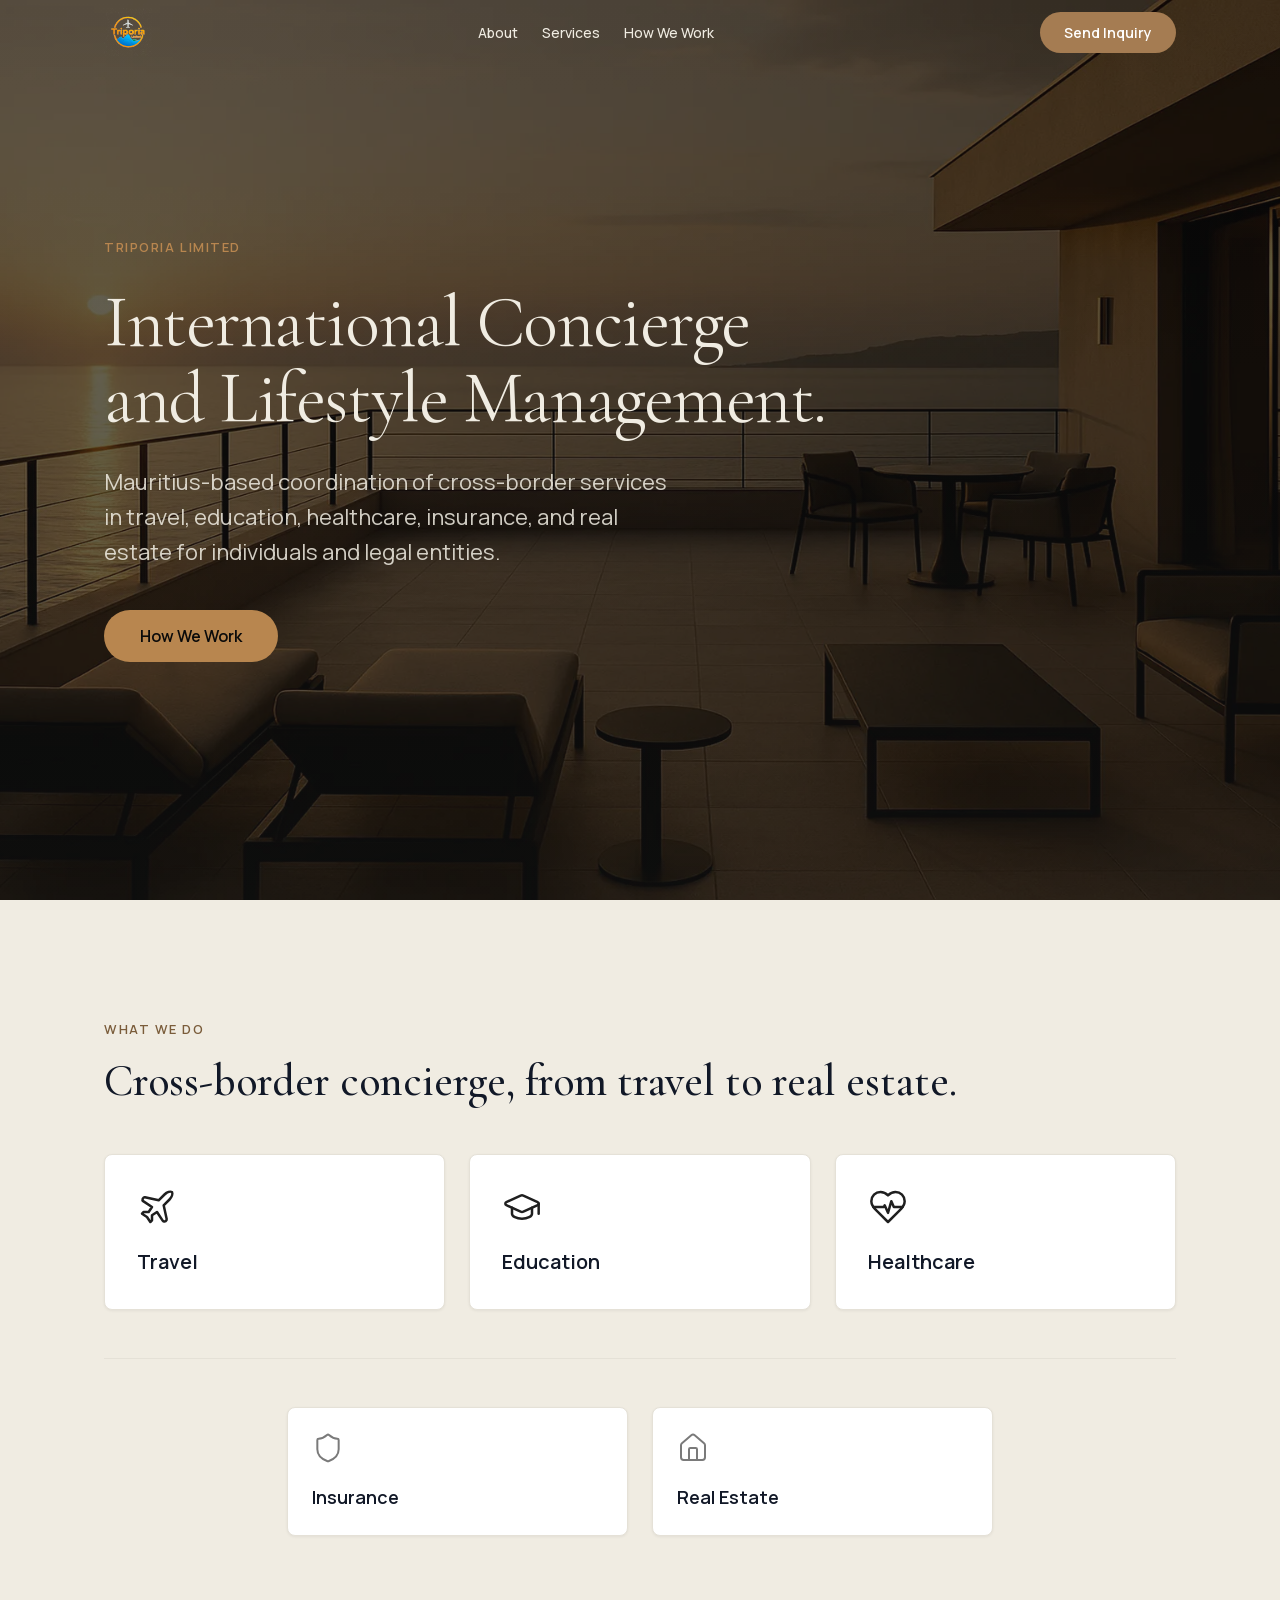
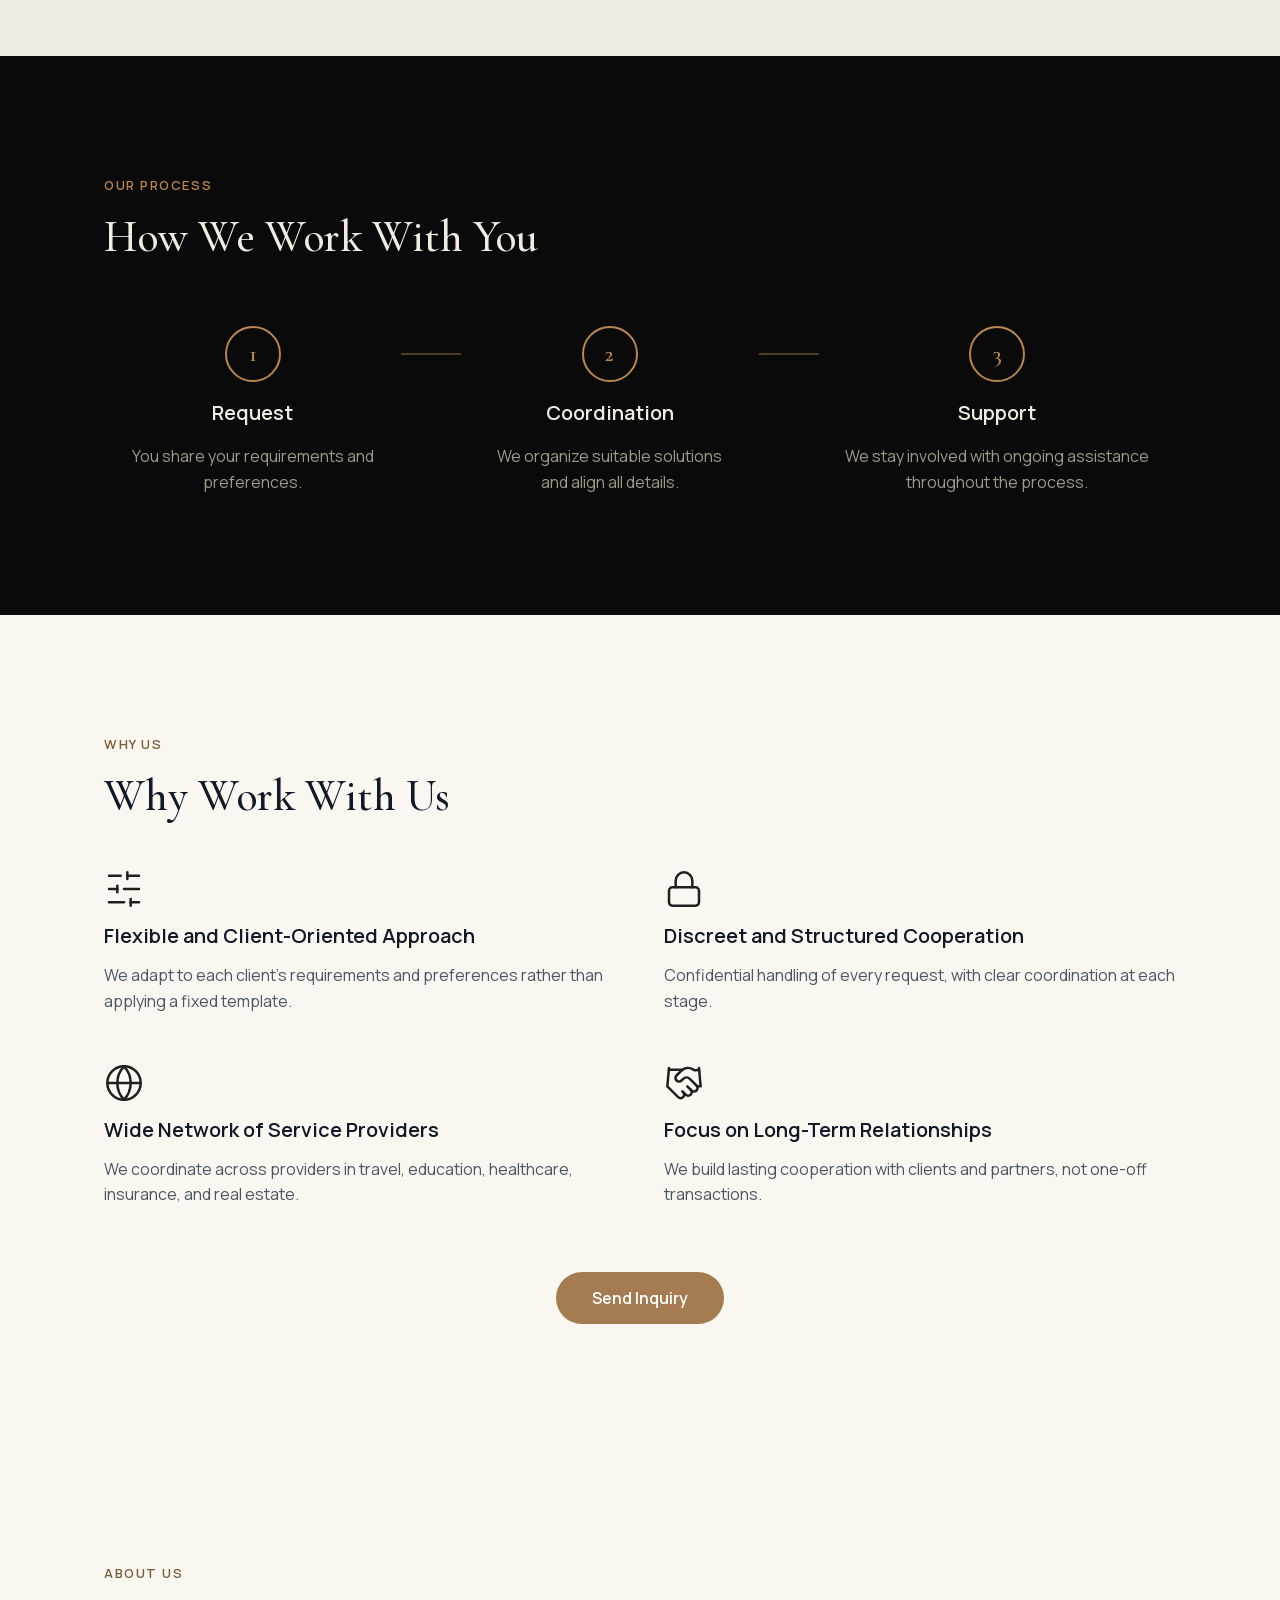
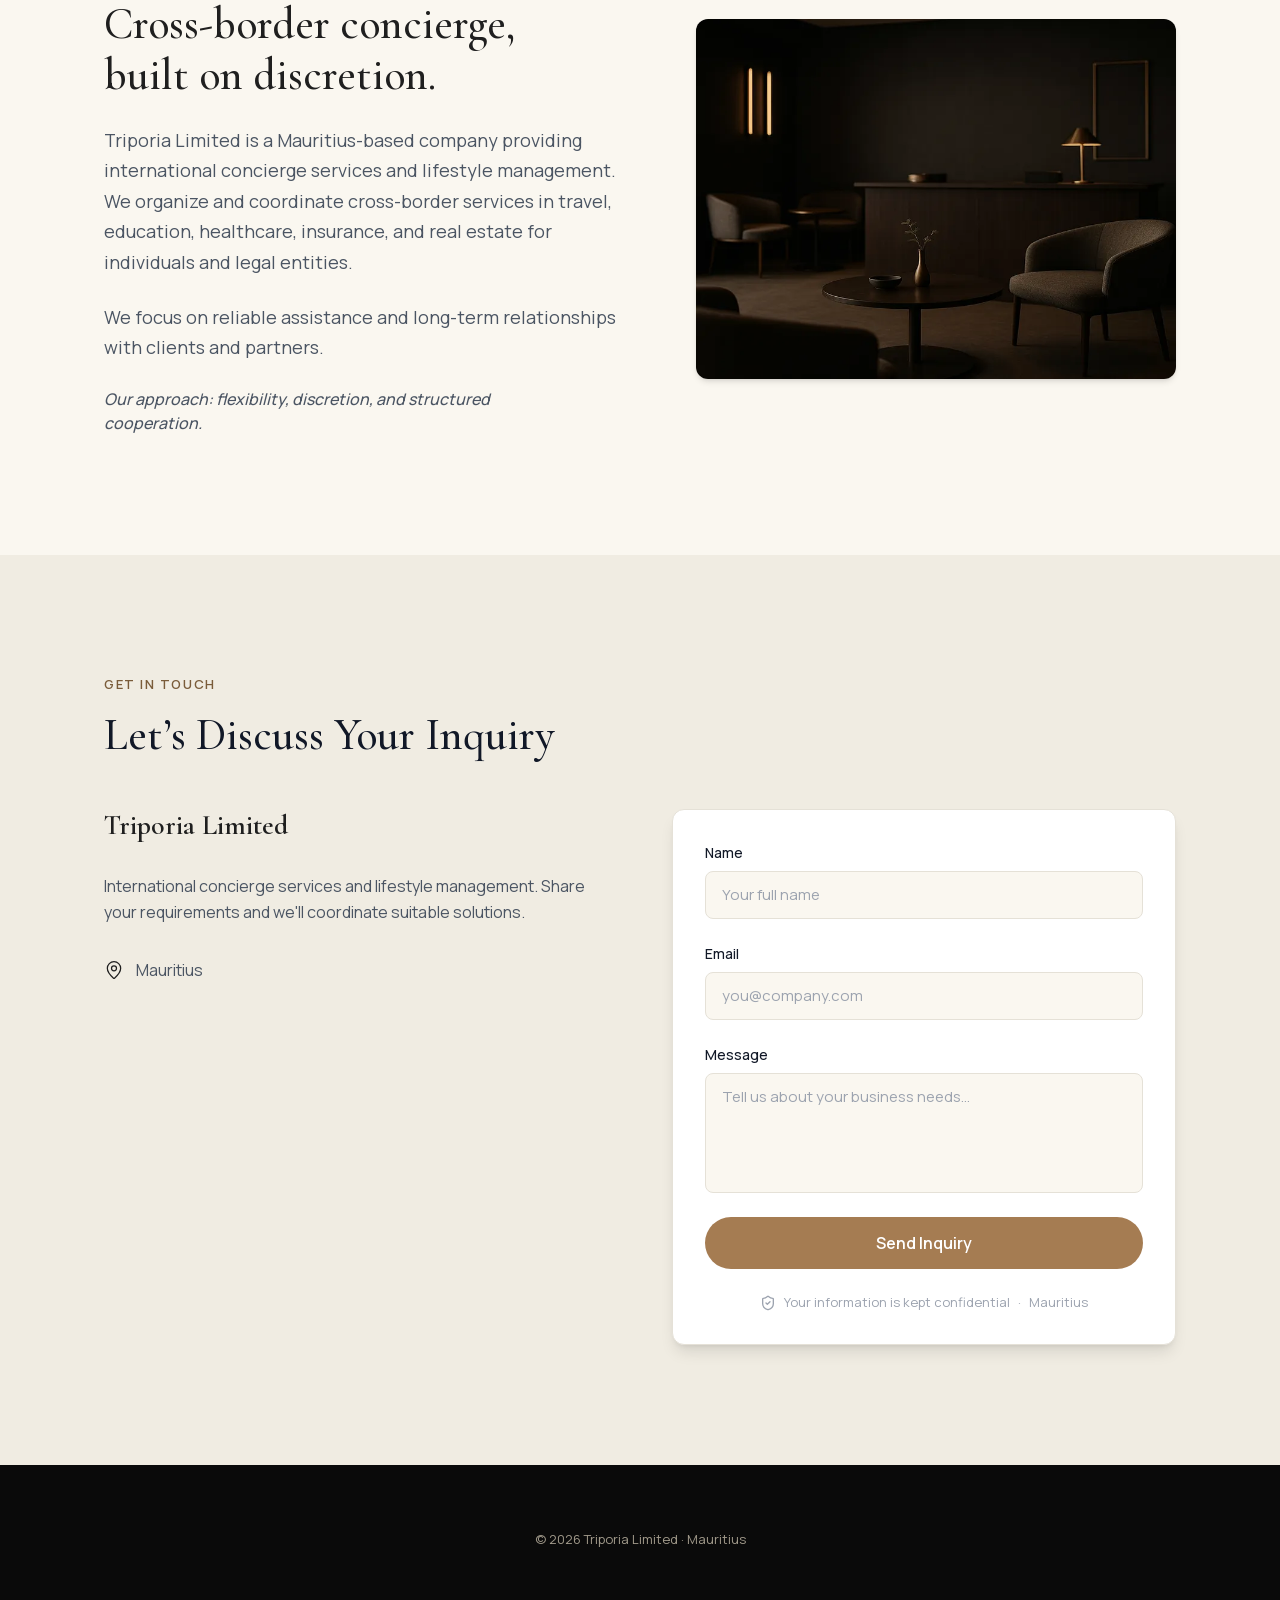
<file: index.html>
<!DOCTYPE html><!--L8Dn_StwdZGXIYddySNDT--><html lang="en" class="__variable_75f1fe __variable_937c06"><head><meta charSet="utf-8"/><meta name="viewport" content="width=device-width, initial-scale=1"/><link rel="preload" href="/_next/static/media/4c9affa5bc8f420e-s.p.woff2" as="font" crossorigin="" type="font/woff2"/><link rel="preload" href="/_next/static/media/7b89a4fd5e90ede0-s.p.woff2" as="font" crossorigin="" type="font/woff2"/><link rel="preload" as="image" href="/logo.png"/><link rel="stylesheet" href="/_next/static/css/b60aceda7775e204.css" data-precedence="next"/><link rel="preload" as="script" fetchPriority="low" href="/_next/static/chunks/webpack-0ca44b2e39c7d91c.js"/><script src="/_next/static/chunks/4bd1b696-c023c6e3521b1417.js" async=""></script><script src="/_next/static/chunks/255-aaafc19c72668c72.js" async=""></script><script src="/_next/static/chunks/main-app-9f46b55a23344b33.js" async=""></script><script src="/_next/static/chunks/997-c5f59d3f4a9f9a53.js" async=""></script><script src="/_next/static/chunks/app/page-64a662efdbcdf109.js" async=""></script><meta name="next-size-adjust" content=""/><meta name="theme-color" content="#0a0a0a"/><title>Triporia — International Concierge and Lifestyle Management</title><meta name="description" content="Mauritius-based coordination of cross-border services in travel, education, healthcare, insurance, and real estate for individuals and legal entities."/><link rel="canonical" href="https://triporia.mu"/><meta property="og:title" content="Triporia — International Concierge and Lifestyle Management"/><meta property="og:description" content="Mauritius-based coordination of cross-border services in travel, education, healthcare, insurance, and real estate for individuals and legal entities."/><meta property="og:url" content="https://triporia.mu"/><meta property="og:image" content="https://triporia.mu/og.jpg"/><meta property="og:type" content="website"/><meta name="twitter:card" content="summary_large_image"/><meta name="twitter:title" content="Triporia — International Concierge and Lifestyle Management"/><meta name="twitter:description" content="Mauritius-based coordination of cross-border services in travel, education, healthcare, insurance, and real estate for individuals and legal entities."/><meta name="twitter:image" content="https://triporia.mu/og.jpg"/><link rel="icon" href="/favicon.png"/><script src="/_next/static/chunks/polyfills-42372ed130431b0a.js" noModule=""></script></head><body class="font-body antialiased"><div hidden=""><!--$--><!--/$--></div><header class="fixed top-0 left-0 z-50 w-full transition-all duration-200 ease-out bg-transparent"><nav class="mx-auto flex h-16 max-w-[1200px] items-center justify-between px-5 md:px-16"><a class="flex items-center" aria-label="Triporia" href="/"><img alt="Triporia" width="400" height="300" decoding="async" data-nimg="1" class="h-10 w-auto md:h-12" style="color:transparent" src="/logo.png"/></a><div class="hidden items-center gap-6 md:flex"><a class="font-body text-[14px] font-medium text-ink-light transition-colors hover:text-navy-400" href="#about">About</a><a class="font-body text-[14px] font-medium text-ink-light transition-colors hover:text-navy-400" href="#services">Services</a><a class="font-body text-[14px] font-medium text-ink-light transition-colors hover:text-navy-400" href="#how-we-work">How We Work</a></div><div class="flex items-center gap-4"><a class="hidden rounded-full bg-cta px-6 py-2.5 font-body text-[14px] font-semibold text-white transition-all hover:scale-[1.02] hover:bg-cta-hover md:inline-flex" href="#contacts">Send Inquiry</a><button class="-mr-3 rounded-lg p-3 text-ink-light transition-colors active:bg-white/5 md:hidden" aria-label="Open menu" aria-expanded="false" aria-controls="mobile-menu"><svg xmlns="http://www.w3.org/2000/svg" width="24" height="24" viewBox="0 0 24 24" fill="none" stroke="currentColor" stroke-width="2" stroke-linecap="round" stroke-linejoin="round" class="lucide lucide-menu" aria-hidden="true"><path d="M4 12h16"></path><path d="M4 18h16"></path><path d="M4 6h16"></path></svg></button></div></nav><div id="mobile-menu" aria-hidden="true" class="overflow-hidden bg-navy-950/95 backdrop-blur-[12px] transition-[max-height,opacity] duration-200 ease-out motion-reduce:transition-none md:hidden max-h-0 opacity-0"><div class="flex flex-col gap-1 px-5 pb-10 pt-2"><a tabindex="-1" class="-mx-2 block rounded-lg px-2 py-3 font-body text-[16px] font-medium text-ink-light transition-colors active:bg-white/5" href="#about">About</a><a tabindex="-1" class="-mx-2 block rounded-lg px-2 py-3 font-body text-[16px] font-medium text-ink-light transition-colors active:bg-white/5" href="#services">Services</a><a tabindex="-1" class="-mx-2 block rounded-lg px-2 py-3 font-body text-[16px] font-medium text-ink-light transition-colors active:bg-white/5" href="#how-we-work">How We Work</a><a tabindex="-1" class="mt-3 flex h-[52px] w-full items-center justify-center rounded-full bg-gold-500 font-body text-[16px] font-semibold text-navy-950 transition-all duration-250 ease-out hover:bg-gold-600 active:scale-[0.98]" href="#contacts">Send Inquiry</a></div></div></header><main><section id="hero" class="relative flex min-h-svh items-center overflow-hidden bg-navy-950 md:bg-gradient-to-b md:from-navy-950 md:to-navy-900 xl:min-h-screen"><div aria-hidden="true" class="absolute inset-0 hidden bg-cover bg-center opacity-35 md:block" style="background-image:url(&#x27;/hero.webp&#x27;)"></div><div class="relative z-10 mx-auto w-full max-w-[1200px] px-5 py-20 md:px-16 md:py-0"><div class="hero-animate flex max-w-[880px] flex-col gap-7"><p class="font-body text-[13px] font-semibold uppercase tracking-[0.12em] text-gold-500">Triporia Limited</p><h1 class="text-balance font-heading text-[clamp(1.75rem,7.5vw,2rem)] font-normal leading-[1.05] tracking-[-0.02em] text-ink-light md:text-[56px] lg:text-[72px]">International Concierge and Lifestyle Management.</h1><p class="max-w-[580px] font-body text-[18px] font-normal leading-[1.6] text-ink-light/85 md:text-[20px] lg:text-[22px]">Mauritius-based coordination of cross-border services in travel, education, healthcare, insurance, and real estate for individuals and legal entities.</p><div class="pt-3"><a class="inline-flex h-[52px] items-center justify-center rounded-full px-9 font-body text-[16px] font-semibold transition-all duration-250 ease-out bg-gold-500 text-navy-950 hover:bg-gold-600 hover:scale-[1.02]  disabled:cursor-not-allowed disabled:opacity-60" href="#how-we-work">How We Work</a></div></div></div><a aria-label="Scroll to next section" aria-hidden="false" tabindex="0" class="absolute inset-x-0 bottom-6 mx-auto w-fit text-gold-500/70 transition-opacity duration-300 hover:text-gold-500 md:hidden animate-scroll-hint" href="#services"><svg xmlns="http://www.w3.org/2000/svg" width="28" height="28" viewBox="0 0 24 24" fill="none" stroke="currentColor" stroke-width="1.5" stroke-linecap="round" stroke-linejoin="round" class="lucide lucide-chevron-down" aria-hidden="true"><path d="m6 9 6 6 6-6"></path></svg></a></section><div class="sr-hidden sr-mobile-on"><section id="services" class="scroll-mt-[48px] bg-surface-tinted"><div class="mx-auto max-w-[1200px] px-5 py-20 md:px-16 md:py-[80px] xl:py-[120px] flex flex-col gap-12 md:gap-10 xl:gap-12"><div class="flex flex-col gap-4"><p class="font-body text-[13px] font-semibold uppercase tracking-[0.12em] text-gold-700">What We Do</p><h2 class="text-balance font-heading text-[28px] font-medium leading-[1.15] md:text-[36px] lg:text-[44px] text-ink">Cross-border concierge, from travel to real estate.</h2></div><div class="grid grid-cols-1 gap-4 md:grid-cols-2 md:gap-6 lg:grid-cols-3"><div class="flex h-full flex-col gap-5 rounded-lg border border-line bg-surface-card shadow-[0_1px_3px_rgba(0,0,0,0.06)] transition-all duration-300 ease-out hover:-translate-y-1 hover:shadow-[0_4px_12px_rgba(0,0,0,0.1)] p-8"><svg xmlns="http://www.w3.org/2000/svg" width="40" height="40" viewBox="0 0 24 24" fill="none" stroke="currentColor" stroke-width="1.5" stroke-linecap="round" stroke-linejoin="round" class="lucide lucide-plane text-navy-800" aria-hidden="true"><path d="M17.8 19.2 16 11l3.5-3.5C21 6 21.5 4 21 3c-1-.5-3 0-4.5 1.5L13 8 4.8 6.2c-.5-.1-.9.1-1.1.5l-.3.5c-.2.5-.1 1 .3 1.3L9 12l-2 3H4l-1 1 3 2 2 3 1-1v-3l3-2 3.5 5.3c.3.4.8.5 1.3.3l.5-.2c.4-.3.6-.7.5-1.2z"></path></svg><div class="flex flex-col gap-3"><h3 class="font-body text-ink text-[20px] font-bold">Travel</h3></div></div><div class="flex h-full flex-col gap-5 rounded-lg border border-line bg-surface-card shadow-[0_1px_3px_rgba(0,0,0,0.06)] transition-all duration-300 ease-out hover:-translate-y-1 hover:shadow-[0_4px_12px_rgba(0,0,0,0.1)] p-8"><svg xmlns="http://www.w3.org/2000/svg" width="40" height="40" viewBox="0 0 24 24" fill="none" stroke="currentColor" stroke-width="1.5" stroke-linecap="round" stroke-linejoin="round" class="lucide lucide-graduation-cap text-navy-800" aria-hidden="true"><path d="M21.42 10.922a1 1 0 0 0-.019-1.838L12.83 5.18a2 2 0 0 0-1.66 0L2.6 9.08a1 1 0 0 0 0 1.832l8.57 3.908a2 2 0 0 0 1.66 0z"></path><path d="M22 10v6"></path><path d="M6 12.5V16a6 3 0 0 0 12 0v-3.5"></path></svg><div class="flex flex-col gap-3"><h3 class="font-body text-ink text-[20px] font-bold">Education</h3></div></div><div class="flex h-full flex-col gap-5 rounded-lg border border-line bg-surface-card shadow-[0_1px_3px_rgba(0,0,0,0.06)] transition-all duration-300 ease-out hover:-translate-y-1 hover:shadow-[0_4px_12px_rgba(0,0,0,0.1)] p-8"><svg xmlns="http://www.w3.org/2000/svg" width="40" height="40" viewBox="0 0 24 24" fill="none" stroke="currentColor" stroke-width="1.5" stroke-linecap="round" stroke-linejoin="round" class="lucide lucide-heart-pulse text-navy-800" aria-hidden="true"><path d="M19 14c1.49-1.46 3-3.21 3-5.5A5.5 5.5 0 0 0 16.5 3c-1.76 0-3 .5-4.5 2-1.5-1.5-2.74-2-4.5-2A5.5 5.5 0 0 0 2 8.5c0 2.3 1.5 4.05 3 5.5l7 7Z"></path><path d="M3.22 12H9.5l.5-1 2 4.5 2-7 1.5 3.5h5.27"></path></svg><div class="flex flex-col gap-3"><h3 class="font-body text-ink text-[20px] font-bold">Healthcare</h3></div></div></div><hr class="border-line"/><div class="flex flex-col gap-4 md:flex-row md:justify-center md:gap-6"><div class="md:w-[calc((100%-1.5rem)/2)] md:shrink-0 lg:w-[calc((100%-3rem)/3)]"><div class="flex h-full flex-col gap-5 rounded-lg border border-line bg-surface-card shadow-[0_1px_3px_rgba(0,0,0,0.06)] transition-all duration-300 ease-out hover:-translate-y-1 hover:shadow-[0_4px_12px_rgba(0,0,0,0.1)] p-6"><svg xmlns="http://www.w3.org/2000/svg" width="32" height="32" viewBox="0 0 24 24" fill="none" stroke="currentColor" stroke-width="1.5" stroke-linecap="round" stroke-linejoin="round" class="lucide lucide-shield text-navy-400" aria-hidden="true"><path d="M20 13c0 5-3.5 7.5-7.66 8.95a1 1 0 0 1-.67-.01C7.5 20.5 4 18 4 13V6a1 1 0 0 1 1-1c2 0 4.5-1.2 6.24-2.72a1.17 1.17 0 0 1 1.52 0C14.51 3.81 17 5 19 5a1 1 0 0 1 1 1z"></path></svg><div class="flex flex-col gap-3"><h3 class="font-body text-ink text-[18px] font-semibold">Insurance</h3></div></div></div><div class="md:w-[calc((100%-1.5rem)/2)] md:shrink-0 lg:w-[calc((100%-3rem)/3)]"><div class="flex h-full flex-col gap-5 rounded-lg border border-line bg-surface-card shadow-[0_1px_3px_rgba(0,0,0,0.06)] transition-all duration-300 ease-out hover:-translate-y-1 hover:shadow-[0_4px_12px_rgba(0,0,0,0.1)] p-6"><svg xmlns="http://www.w3.org/2000/svg" width="32" height="32" viewBox="0 0 24 24" fill="none" stroke="currentColor" stroke-width="1.5" stroke-linecap="round" stroke-linejoin="round" class="lucide lucide-house text-navy-400" aria-hidden="true"><path d="M15 21v-8a1 1 0 0 0-1-1h-4a1 1 0 0 0-1 1v8"></path><path d="M3 10a2 2 0 0 1 .709-1.528l7-5.999a2 2 0 0 1 2.582 0l7 5.999A2 2 0 0 1 21 10v9a2 2 0 0 1-2 2H5a2 2 0 0 1-2-2z"></path></svg><div class="flex flex-col gap-3"><h3 class="font-body text-ink text-[18px] font-semibold">Real Estate</h3></div></div></div></div></div></section></div><div class="sr-hidden"><section id="how-we-work" class="scroll-mt-[48px] bg-navy-950"><div class="mx-auto max-w-[1200px] px-5 py-20 md:px-16 md:py-[80px] xl:py-[120px] flex flex-col gap-12 md:gap-10 xl:gap-12"><div class="flex flex-col gap-4"><p class="font-body text-[13px] font-semibold uppercase tracking-[0.12em] text-gold-500">Our Process</p><h2 class="text-balance font-heading text-[28px] font-medium leading-[1.15] md:text-[36px] lg:text-[44px] text-ink-light">How We Work With You</h2></div><div class="flex flex-col gap-4 pt-4 lg:flex-row lg:items-start lg:gap-0"><div class="flex flex-1 flex-col items-center lg:flex-row lg:items-start"><div class="flex flex-1 flex-col items-center gap-4 px-6"><div class="flex h-14 w-14 items-center justify-center rounded-full border-2 border-gold-500 bg-transparent"><span class="font-heading text-[22px] font-semibold text-gold-500">1</span></div><h3 class="text-center font-body text-[20px] font-bold text-ink-light">Request</h3><p class="text-center font-body text-[16px] font-normal leading-[1.6] text-ink-light-muted">You share your requirements and preferences.</p></div><div class="hidden h-14 w-[60px] items-center justify-center lg:flex"><div class="h-[2px] w-full bg-gold-500/40"></div></div><div class="mt-4 flex h-8 w-full items-center justify-center lg:hidden"><div class="h-full w-[2px] bg-gold-500/40"></div></div></div><div class="flex flex-1 flex-col items-center lg:flex-row lg:items-start"><div class="flex flex-1 flex-col items-center gap-4 px-6"><div class="flex h-14 w-14 items-center justify-center rounded-full border-2 border-gold-500 bg-transparent"><span class="font-heading text-[22px] font-semibold text-gold-500">2</span></div><h3 class="text-center font-body text-[20px] font-bold text-ink-light">Coordination</h3><p class="text-center font-body text-[16px] font-normal leading-[1.6] text-ink-light-muted">We organize suitable solutions and align all details.</p></div><div class="hidden h-14 w-[60px] items-center justify-center lg:flex"><div class="h-[2px] w-full bg-gold-500/40"></div></div><div class="mt-4 flex h-8 w-full items-center justify-center lg:hidden"><div class="h-full w-[2px] bg-gold-500/40"></div></div></div><div class="flex flex-1 flex-col items-center lg:flex-row lg:items-start"><div class="flex flex-1 flex-col items-center gap-4 px-6"><div class="flex h-14 w-14 items-center justify-center rounded-full border-2 border-gold-500 bg-transparent"><span class="font-heading text-[22px] font-semibold text-gold-500">3</span></div><h3 class="text-center font-body text-[20px] font-bold text-ink-light">Support</h3><p class="text-center font-body text-[16px] font-normal leading-[1.6] text-ink-light-muted">We stay involved with ongoing assistance throughout the process.</p></div></div></div></div></section></div><div class="sr-hidden"><section id="why-us" class="scroll-mt-[48px] bg-surface-warm"><div class="mx-auto max-w-[1200px] px-5 py-20 md:px-16 md:py-[80px] xl:py-[120px] flex flex-col gap-12 md:gap-10 xl:gap-12"><div class="flex flex-col gap-4"><p class="font-body text-[13px] font-semibold uppercase tracking-[0.12em] text-gold-700">Why Us</p><h2 class="text-balance font-heading text-[28px] font-medium leading-[1.15] md:text-[36px] lg:text-[44px] text-ink">Why Work With Us</h2></div><div class="grid grid-cols-1 gap-10 md:grid-cols-2 md:gap-x-8 md:gap-y-10 xl:gap-12"><div class="flex flex-col gap-3"><svg xmlns="http://www.w3.org/2000/svg" width="40" height="40" viewBox="0 0 24 24" fill="none" stroke="currentColor" stroke-width="1.5" stroke-linecap="round" stroke-linejoin="round" class="lucide lucide-sliders-horizontal text-navy-800" aria-hidden="true"><line x1="21" x2="14" y1="4" y2="4"></line><line x1="10" x2="3" y1="4" y2="4"></line><line x1="21" x2="12" y1="12" y2="12"></line><line x1="8" x2="3" y1="12" y2="12"></line><line x1="21" x2="16" y1="20" y2="20"></line><line x1="12" x2="3" y1="20" y2="20"></line><line x1="14" x2="14" y1="2" y2="6"></line><line x1="8" x2="8" y1="10" y2="14"></line><line x1="16" x2="16" y1="18" y2="22"></line></svg><h3 class="font-body text-[20px] font-bold text-ink">Flexible and Client-Oriented Approach</h3><p class="font-body text-[16px] font-normal leading-[1.6] text-ink-muted">We adapt to each client&#x27;s requirements and preferences rather than applying a fixed template.</p></div><div class="flex flex-col gap-3"><svg xmlns="http://www.w3.org/2000/svg" width="40" height="40" viewBox="0 0 24 24" fill="none" stroke="currentColor" stroke-width="1.5" stroke-linecap="round" stroke-linejoin="round" class="lucide lucide-lock text-navy-800" aria-hidden="true"><rect width="18" height="11" x="3" y="11" rx="2" ry="2"></rect><path d="M7 11V7a5 5 0 0 1 10 0v4"></path></svg><h3 class="font-body text-[20px] font-bold text-ink">Discreet and Structured Cooperation</h3><p class="font-body text-[16px] font-normal leading-[1.6] text-ink-muted">Confidential handling of every request, with clear coordination at each stage.</p></div><div class="flex flex-col gap-3"><svg xmlns="http://www.w3.org/2000/svg" width="40" height="40" viewBox="0 0 24 24" fill="none" stroke="currentColor" stroke-width="1.5" stroke-linecap="round" stroke-linejoin="round" class="lucide lucide-globe text-navy-800" aria-hidden="true"><circle cx="12" cy="12" r="10"></circle><path d="M12 2a14.5 14.5 0 0 0 0 20 14.5 14.5 0 0 0 0-20"></path><path d="M2 12h20"></path></svg><h3 class="font-body text-[20px] font-bold text-ink">Wide Network of Service Providers</h3><p class="font-body text-[16px] font-normal leading-[1.6] text-ink-muted">We coordinate across providers in travel, education, healthcare, insurance, and real estate.</p></div><div class="flex flex-col gap-3"><svg xmlns="http://www.w3.org/2000/svg" width="40" height="40" viewBox="0 0 24 24" fill="none" stroke="currentColor" stroke-width="1.5" stroke-linecap="round" stroke-linejoin="round" class="lucide lucide-handshake text-navy-800" aria-hidden="true"><path d="m11 17 2 2a1 1 0 1 0 3-3"></path><path d="m14 14 2.5 2.5a1 1 0 1 0 3-3l-3.88-3.88a3 3 0 0 0-4.24 0l-.88.88a1 1 0 1 1-3-3l2.81-2.81a5.79 5.79 0 0 1 7.06-.87l.47.28a2 2 0 0 0 1.42.25L21 4"></path><path d="m21 3 1 11h-2"></path><path d="M3 3 2 14l6.5 6.5a1 1 0 1 0 3-3"></path><path d="M3 4h8"></path></svg><h3 class="font-body text-[20px] font-bold text-ink">Focus on Long-Term Relationships</h3><p class="font-body text-[16px] font-normal leading-[1.6] text-ink-muted">We build lasting cooperation with clients and partners, not one-off transactions.</p></div></div><div class="flex justify-center pt-4"><a class="inline-flex h-[52px] items-center justify-center rounded-full px-9 font-body text-[16px] font-semibold transition-all duration-250 ease-out bg-cta text-white hover:bg-cta-hover hover:scale-[1.02]  disabled:cursor-not-allowed disabled:opacity-60" href="#contacts">Send Inquiry</a></div></div></section></div><div class="sr-hidden"><section id="about" class="scroll-mt-[48px] bg-surface-warm"><div class="mx-auto max-w-[1200px] px-5 py-20 md:px-16 md:py-[80px] xl:py-[120px] flex flex-col items-center gap-16 lg:flex-row"><div class="flex flex-col gap-6 md:flex-1"><div class="flex flex-col gap-4"><p class="font-body text-[13px] font-semibold uppercase tracking-[0.12em] text-gold-700">About Us</p><h2 class="text-balance font-heading text-[28px] font-medium leading-[1.15] md:text-[36px] lg:text-[44px] text-navy-800">Cross-border concierge, built on discretion.</h2></div><p class="max-w-[600px] font-body text-[16px] font-normal leading-[1.7] text-ink-muted md:text-[18px]">Triporia Limited is a Mauritius-based company providing international concierge services and lifestyle management. We organize and coordinate cross-border services in travel, education, healthcare, insurance, and real estate for individuals and legal entities.</p><p class="max-w-[600px] font-body text-[16px] font-normal leading-[1.7] text-ink-muted md:text-[18px]">We focus on reliable assistance and long-term relationships with clients and partners.</p><p class="max-w-[480px] font-body text-[16px] font-medium italic leading-[1.5] text-ink-muted">Our approach: flexibility, discretion, and structured cooperation.</p></div><div class="w-full md:mx-auto md:max-w-[640px] lg:mx-0 lg:w-[480px] lg:max-w-none"><img alt="Triporia concierge coordination" loading="lazy" width="480" height="360" decoding="async" data-nimg="1" class="rounded-xl object-cover shadow-md" style="color:transparent" src="/about.webp"/></div></div></section></div><div class="sr-hidden"><section id="contacts" class="scroll-mt-[48px] bg-surface-tinted"><div class="mx-auto max-w-[1200px] px-5 py-20 md:px-16 md:py-[80px] xl:py-[120px] flex flex-col gap-12 md:gap-10 xl:gap-12"><div class="flex flex-col gap-4"><p class="font-body text-[13px] font-semibold uppercase tracking-[0.12em] text-gold-700">Get in Touch</p><h2 class="text-balance font-heading text-[28px] font-medium leading-[1.15] md:text-[36px] lg:text-[44px] text-ink">Let’s Discuss Your Inquiry</h2></div><div class="flex flex-col gap-16 lg:flex-row"><div class="flex flex-col gap-8 md:flex-1"><h3 class="font-heading text-[20px] font-semibold leading-[1.2] text-navy-800 md:text-[28px]">Triporia Limited</h3><p class="font-body text-[16px] font-normal leading-[1.6] text-ink-muted">International concierge services and lifestyle management. Share your requirements and we&#x27;ll coordinate suitable solutions.</p><div class="flex flex-col gap-5"><div class="flex items-center gap-3"><svg xmlns="http://www.w3.org/2000/svg" width="20" height="20" viewBox="0 0 24 24" fill="none" stroke="currentColor" stroke-width="1.5" stroke-linecap="round" stroke-linejoin="round" class="lucide lucide-map-pin text-navy-800" aria-hidden="true"><path d="M20 10c0 4.993-5.539 10.193-7.399 11.799a1 1 0 0 1-1.202 0C9.539 20.193 4 14.993 4 10a8 8 0 0 1 16 0"></path><circle cx="12" cy="10" r="3"></circle></svg><span class="font-body text-[16px] text-ink-muted">Mauritius</span></div></div></div><div class="md:flex-1"><form noValidate="" class="flex flex-col gap-6 rounded-xl border border-line bg-surface-card p-8 shadow-lg"><input type="hidden" name="access_key" value="4ea76e5e-8cf4-42d9-bc63-50592027bd54"/><input type="hidden" name="subject" value="New inquiry from the Triporia Limited website"/><input type="checkbox" class="hidden" tabindex="-1" autoComplete="off" aria-hidden="true" name="botcheck"/><div class="flex flex-col gap-2"><label for="name" class="font-body text-[14px] font-medium text-ink">Name</label><input id="name" type="text" placeholder="Your full name" required="" class="w-full rounded-lg border bg-surface-warm px-4 font-body text-[15px] text-ink placeholder:text-ink-faint focus:outline-none focus:ring-2 border-line focus:ring-navy-400 h-12" name="name"/></div><div class="flex flex-col gap-2"><label for="email" class="font-body text-[14px] font-medium text-ink">Email</label><input id="email" type="email" placeholder="you@company.com" required="" class="w-full rounded-lg border bg-surface-warm px-4 font-body text-[15px] text-ink placeholder:text-ink-faint focus:outline-none focus:ring-2 border-line focus:ring-navy-400 h-12" name="email"/></div><div class="flex flex-col gap-2"><label for="message" class="font-body text-[14px] font-medium text-ink">Message</label><textarea id="message" name="message" placeholder="Tell us about your business needs..." rows="4" class="w-full rounded-lg border bg-surface-warm px-4 font-body text-[15px] text-ink placeholder:text-ink-faint focus:outline-none focus:ring-2 border-line focus:ring-navy-400 h-[120px] resize-none py-3"></textarea></div><button type="submit" class="inline-flex h-[52px] items-center justify-center rounded-full px-9 font-body text-[16px] font-semibold transition-all duration-250 ease-out bg-cta text-white hover:bg-cta-hover hover:scale-[1.02] w-full disabled:cursor-not-allowed disabled:opacity-60">Send Inquiry</button><div class="flex flex-col items-center gap-2 text-center md:flex-row md:flex-wrap md:justify-center md:gap-2"><svg xmlns="http://www.w3.org/2000/svg" width="16" height="16" viewBox="0 0 24 24" fill="none" stroke="currentColor" stroke-width="2" stroke-linecap="round" stroke-linejoin="round" class="lucide lucide-shield-check text-ink-faint" aria-hidden="true"><path d="M20 13c0 5-3.5 7.5-7.66 8.95a1 1 0 0 1-.67-.01C7.5 20.5 4 18 4 13V6a1 1 0 0 1 1-1c2 0 4.5-1.2 6.24-2.72a1.17 1.17 0 0 1 1.52 0C14.51 3.81 17 5 19 5a1 1 0 0 1 1 1z"></path><path d="m9 12 2 2 4-4"></path></svg><span class="font-body text-[13px] text-ink-faint">Your information is kept confidential<span class="ml-2 hidden md:inline">·</span></span><span class="font-body text-[13px] text-ink-faint">Mauritius</span></div></form></div></div></div></section></div></main><footer class="bg-navy-950"><div class="mx-auto max-w-[1200px] px-5 py-16 md:px-16 md:py-12 xl:py-16"><p class="mx-auto max-w-[640px] text-center font-body text-[13px] leading-relaxed text-ink-light-muted">© 2026 Triporia Limited · Mauritius</p></div></footer><!--$--><!--/$--><script src="/_next/static/chunks/webpack-0ca44b2e39c7d91c.js" id="_R_" async=""></script><script>(self.__next_f=self.__next_f||[]).push([0])</script><script>self.__next_f.push([1,"1:\"$Sreact.fragment\"\n2:I[9766,[],\"\"]\n3:I[8924,[],\"\"]\n4:I[1149,[\"997\",\"static/chunks/997-c5f59d3f4a9f9a53.js\",\"974\",\"static/chunks/app/page-64a662efdbcdf109.js\"],\"NavBar\"]\n5:I[2619,[\"997\",\"static/chunks/997-c5f59d3f4a9f9a53.js\",\"974\",\"static/chunks/app/page-64a662efdbcdf109.js\"],\"\"]\n6:I[8854,[\"997\",\"static/chunks/997-c5f59d3f4a9f9a53.js\",\"974\",\"static/chunks/app/page-64a662efdbcdf109.js\"],\"HeroScrollHint\"]\n7:I[6985,[\"997\",\"static/chunks/997-c5f59d3f4a9f9a53.js\",\"974\",\"static/chunks/app/page-64a662efdbcdf109.js\"],\"ScrollReveal\"]\n13:I[7150,[],\"\"]\n:HL[\"/_next/static/media/4c9affa5bc8f420e-s.p.woff2\",\"font\",{\"crossOrigin\":\"\",\"type\":\"font/woff2\"}]\n:HL[\"/_next/static/media/7b89a4fd5e90ede0-s.p.woff2\",\"font\",{\"crossOrigin\":\"\",\"type\":\"font/woff2\"}]\n:HL[\"/_next/static/css/b60aceda7775e204.css\",\"style\"]\n"])</script><script>self.__next_f.push([1,"0:{\"P\":null,\"b\":\"L8Dn-StwdZGXIYddySNDT\",\"p\":\"\",\"c\":[\"\",\"\"],\"i\":false,\"f\":[[[\"\",{\"children\":[\"__PAGE__\",{}]},\"$undefined\",\"$undefined\",true],[\"\",[\"$\",\"$1\",\"c\",{\"children\":[[[\"$\",\"link\",\"0\",{\"rel\":\"stylesheet\",\"href\":\"/_next/static/css/b60aceda7775e204.css\",\"precedence\":\"next\",\"crossOrigin\":\"$undefined\",\"nonce\":\"$undefined\"}]],[\"$\",\"html\",null,{\"lang\":\"en\",\"className\":\"__variable_75f1fe __variable_937c06\",\"children\":[\"$\",\"body\",null,{\"className\":\"font-body antialiased\",\"children\":[\"$\",\"$L2\",null,{\"parallelRouterKey\":\"children\",\"error\":\"$undefined\",\"errorStyles\":\"$undefined\",\"errorScripts\":\"$undefined\",\"template\":[\"$\",\"$L3\",null,{}],\"templateStyles\":\"$undefined\",\"templateScripts\":\"$undefined\",\"notFound\":[[[\"$\",\"title\",null,{\"children\":\"404: This page could not be found.\"}],[\"$\",\"div\",null,{\"style\":{\"fontFamily\":\"system-ui,\\\"Segoe UI\\\",Roboto,Helvetica,Arial,sans-serif,\\\"Apple Color Emoji\\\",\\\"Segoe UI Emoji\\\"\",\"height\":\"100vh\",\"textAlign\":\"center\",\"display\":\"flex\",\"flexDirection\":\"column\",\"alignItems\":\"center\",\"justifyContent\":\"center\"},\"children\":[\"$\",\"div\",null,{\"children\":[[\"$\",\"style\",null,{\"dangerouslySetInnerHTML\":{\"__html\":\"body{color:#000;background:#fff;margin:0}.next-error-h1{border-right:1px solid rgba(0,0,0,.3)}@media (prefers-color-scheme:dark){body{color:#fff;background:#000}.next-error-h1{border-right:1px solid rgba(255,255,255,.3)}}\"}}],[\"$\",\"h1\",null,{\"className\":\"next-error-h1\",\"style\":{\"display\":\"inline-block\",\"margin\":\"0 20px 0 0\",\"padding\":\"0 23px 0 0\",\"fontSize\":24,\"fontWeight\":500,\"verticalAlign\":\"top\",\"lineHeight\":\"49px\"},\"children\":404}],[\"$\",\"div\",null,{\"style\":{\"display\":\"inline-block\"},\"children\":[\"$\",\"h2\",null,{\"style\":{\"fontSize\":14,\"fontWeight\":400,\"lineHeight\":\"49px\",\"margin\":0},\"children\":\"This page could not be found.\"}]}]]}]}]],[]],\"forbidden\":\"$undefined\",\"unauthorized\":\"$undefined\"}]}]}]]}],{\"children\":[\"__PAGE__\",[\"$\",\"$1\",\"c\",{\"children\":[[[\"$\",\"$L4\",null,{\"brand\":\"Triporia\",\"logoSrc\":\"/logo.png\",\"links\":[{\"label\":\"About\",\"href\":\"#about\"},{\"label\":\"Services\",\"href\":\"#services\"},{\"label\":\"How We Work\",\"href\":\"#how-we-work\"}],\"ctaLabel\":\"Send Inquiry\",\"ctaHref\":\"#contacts\"}],[\"$\",\"main\",null,{\"children\":[[\"$\",\"section\",null,{\"id\":\"hero\",\"className\":\"relative flex min-h-svh items-center overflow-hidden bg-navy-950 md:bg-gradient-to-b md:from-navy-950 md:to-navy-900 xl:min-h-screen\",\"children\":[[\"$\",\"div\",null,{\"aria-hidden\":true,\"className\":\"absolute inset-0 hidden bg-cover bg-center opacity-35 md:block\",\"style\":{\"backgroundImage\":\"url('/hero.webp')\"}}],[\"$\",\"div\",null,{\"className\":\"relative z-10 mx-auto w-full max-w-[1200px] px-5 py-20 md:px-16 md:py-0\",\"children\":[\"$\",\"div\",null,{\"className\":\"hero-animate flex max-w-[880px] flex-col gap-7\",\"children\":[[\"$\",\"p\",null,{\"className\":\"font-body text-[13px] font-semibold uppercase tracking-[0.12em] text-gold-500\",\"children\":\"Triporia Limited\"}],[\"$\",\"h1\",null,{\"className\":\"text-balance font-heading text-[clamp(1.75rem,7.5vw,2rem)] font-normal leading-[1.05] tracking-[-0.02em] text-ink-light md:text-[56px] lg:text-[72px]\",\"children\":\"International Concierge and Lifestyle Management.\"}],[\"$\",\"p\",null,{\"className\":\"max-w-[580px] font-body text-[18px] font-normal leading-[1.6] text-ink-light/85 md:text-[20px] lg:text-[22px]\",\"children\":\"Mauritius-based coordination of cross-border services in travel, education, healthcare, insurance, and real estate for individuals and legal entities.\"}],[\"$\",\"div\",null,{\"className\":\"pt-3\",\"children\":[\"$\",\"$L5\",null,{\"href\":\"#how-we-work\",\"className\":\"inline-flex h-[52px] items-center justify-center rounded-full px-9 font-body text-[16px] font-semibold transition-all duration-250 ease-out bg-gold-500 text-navy-950 hover:bg-gold-600 hover:scale-[1.02]  disabled:cursor-not-allowed disabled:opacity-60\",\"children\":\"How We Work\"}]}]]}]}],[\"$\",\"$L6\",null,{}]]}],[\"$\",\"$L7\",null,{\"className\":\"sr-mobile-on\",\"children\":[\"$\",\"section\",null,{\"id\":\"services\",\"className\":\"scroll-mt-[48px] bg-surface-tinted\",\"children\":[\"$\",\"div\",null,{\"className\":\"mx-auto max-w-[1200px] px-5 py-20 md:px-16 md:py-[80px] xl:py-[120px] flex flex-col gap-12 md:gap-10 xl:gap-12\",\"children\":[[\"$\",\"div\",null,{\"className\":\"flex flex-col gap-4\",\"children\":[[\"$\",\"p\",null,{\"className\":\"font-body text-[13px] font-semibold uppercase tracking-[0.12em] text-gold-700\",\"children\":\"What We Do\"}],\"$L8\"]}],\"$L9\",\"$La\",\"$Lb\"]}]}]}],\"$Lc\",\"$Ld\",\"$Le\",\"$Lf\"]}],\"$L10\"],null,\"$L11\"]}],{},null,false]},null,false],\"$L12\",false]],\"m\":\"$undefined\",\"G\":[\"$13\",[]],\"s\":false,\"S\":true}\n"])</script><script>self.__next_f.push([1,"1a:I[1356,[\"997\",\"static/chunks/997-c5f59d3f4a9f9a53.js\",\"974\",\"static/chunks/app/page-64a662efdbcdf109.js\"],\"Image\"]\n1b:I[7250,[\"997\",\"static/chunks/997-c5f59d3f4a9f9a53.js\",\"974\",\"static/chunks/app/page-64a662efdbcdf109.js\"],\"ContactsSection\"]\n1c:I[4431,[],\"OutletBoundary\"]\n1e:I[5278,[],\"AsyncMetadataOutlet\"]\n20:I[4431,[],\"ViewportBoundary\"]\n22:I[4431,[],\"MetadataBoundary\"]\n23:\"$Sreact.suspense\"\n8:[\"$\",\"h2\",null,{\"className\":\"text-balance font-heading text-[28px] font-medium leading-[1.15] md:text-[36px] lg:text-[44px] text-ink\",\"children\":\"Cross-border concierge, from travel to real estate.\"}]\n"])</script><script>self.__next_f.push([1,"9:[\"$\",\"div\",null,{\"className\":\"grid grid-cols-1 gap-4 md:grid-cols-2 md:gap-6 lg:grid-cols-3\",\"children\":[[\"$\",\"div\",\"Travel\",{\"className\":\"flex h-full flex-col gap-5 rounded-lg border border-line bg-surface-card shadow-[0_1px_3px_rgba(0,0,0,0.06)] transition-all duration-300 ease-out hover:-translate-y-1 hover:shadow-[0_4px_12px_rgba(0,0,0,0.1)] p-8\",\"children\":[[\"$\",\"svg\",null,{\"ref\":\"$undefined\",\"xmlns\":\"http://www.w3.org/2000/svg\",\"width\":40,\"height\":40,\"viewBox\":\"0 0 24 24\",\"fill\":\"none\",\"stroke\":\"currentColor\",\"strokeWidth\":1.5,\"strokeLinecap\":\"round\",\"strokeLinejoin\":\"round\",\"className\":\"lucide lucide-plane text-navy-800\",\"aria-hidden\":\"true\",\"children\":[[\"$\",\"path\",\"1v9wt8\",{\"d\":\"M17.8 19.2 16 11l3.5-3.5C21 6 21.5 4 21 3c-1-.5-3 0-4.5 1.5L13 8 4.8 6.2c-.5-.1-.9.1-1.1.5l-.3.5c-.2.5-.1 1 .3 1.3L9 12l-2 3H4l-1 1 3 2 2 3 1-1v-3l3-2 3.5 5.3c.3.4.8.5 1.3.3l.5-.2c.4-.3.6-.7.5-1.2z\"}],\"$undefined\"]}],[\"$\",\"div\",null,{\"className\":\"flex flex-col gap-3\",\"children\":[[\"$\",\"h3\",null,{\"className\":\"font-body text-ink text-[20px] font-bold\",\"children\":\"Travel\"}],\"$undefined\"]}]]}],[\"$\",\"div\",\"Education\",{\"className\":\"flex h-full flex-col gap-5 rounded-lg border border-line bg-surface-card shadow-[0_1px_3px_rgba(0,0,0,0.06)] transition-all duration-300 ease-out hover:-translate-y-1 hover:shadow-[0_4px_12px_rgba(0,0,0,0.1)] p-8\",\"children\":[[\"$\",\"svg\",null,{\"ref\":\"$undefined\",\"xmlns\":\"http://www.w3.org/2000/svg\",\"width\":40,\"height\":40,\"viewBox\":\"0 0 24 24\",\"fill\":\"none\",\"stroke\":\"currentColor\",\"strokeWidth\":1.5,\"strokeLinecap\":\"round\",\"strokeLinejoin\":\"round\",\"className\":\"lucide lucide-graduation-cap text-navy-800\",\"aria-hidden\":\"true\",\"children\":[[\"$\",\"path\",\"j76jl0\",{\"d\":\"M21.42 10.922a1 1 0 0 0-.019-1.838L12.83 5.18a2 2 0 0 0-1.66 0L2.6 9.08a1 1 0 0 0 0 1.832l8.57 3.908a2 2 0 0 0 1.66 0z\"}],[\"$\",\"path\",\"1lu8f3\",{\"d\":\"M22 10v6\"}],[\"$\",\"path\",\"1r8lef\",{\"d\":\"M6 12.5V16a6 3 0 0 0 12 0v-3.5\"}],\"$undefined\"]}],[\"$\",\"div\",null,{\"className\":\"flex flex-col gap-3\",\"children\":[[\"$\",\"h3\",null,{\"className\":\"font-body text-ink text-[20px] font-bold\",\"children\":\"Education\"}],\"$undefined\"]}]]}],[\"$\",\"div\",\"Healthcare\",{\"className\":\"flex h-full flex-col gap-5 rounded-lg border border-line bg-surface-card shadow-[0_1px_3px_rgba(0,0,0,0.06)] transition-all duration-300 ease-out hover:-translate-y-1 hover:shadow-[0_4px_12px_rgba(0,0,0,0.1)] p-8\",\"children\":[[\"$\",\"svg\",null,{\"ref\":\"$undefined\",\"xmlns\":\"http://www.w3.org/2000/svg\",\"width\":40,\"height\":40,\"viewBox\":\"0 0 24 24\",\"fill\":\"none\",\"stroke\":\"currentColor\",\"strokeWidth\":1.5,\"strokeLinecap\":\"round\",\"strokeLinejoin\":\"round\",\"className\":\"lucide lucide-heart-pulse text-navy-800\",\"aria-hidden\":\"true\",\"children\":[[\"$\",\"path\",\"c3ymky\",{\"d\":\"M19 14c1.49-1.46 3-3.21 3-5.5A5.5 5.5 0 0 0 16.5 3c-1.76 0-3 .5-4.5 2-1.5-1.5-2.74-2-4.5-2A5.5 5.5 0 0 0 2 8.5c0 2.3 1.5 4.05 3 5.5l7 7Z\"}],[\"$\",\"path\",\"1uw2ng\",{\"d\":\"M3.22 12H9.5l.5-1 2 4.5 2-7 1.5 3.5h5.27\"}],\"$undefined\"]}],[\"$\",\"div\",null,{\"className\":\"flex flex-col gap-3\",\"children\":[[\"$\",\"h3\",null,{\"className\":\"font-body text-ink text-[20px] font-bold\",\"children\":\"Healthcare\"}],\"$undefined\"]}]]}]]}]\n"])</script><script>self.__next_f.push([1,"a:[\"$\",\"hr\",null,{\"className\":\"border-line\"}]\n"])</script><script>self.__next_f.push([1,"b:[\"$\",\"div\",null,{\"className\":\"flex flex-col gap-4 md:flex-row md:justify-center md:gap-6\",\"children\":[[\"$\",\"div\",\"Insurance\",{\"className\":\"md:w-[calc((100%-1.5rem)/2)] md:shrink-0 lg:w-[calc((100%-3rem)/3)]\",\"children\":[\"$\",\"div\",null,{\"className\":\"flex h-full flex-col gap-5 rounded-lg border border-line bg-surface-card shadow-[0_1px_3px_rgba(0,0,0,0.06)] transition-all duration-300 ease-out hover:-translate-y-1 hover:shadow-[0_4px_12px_rgba(0,0,0,0.1)] p-6\",\"children\":[[\"$\",\"svg\",null,{\"ref\":\"$undefined\",\"xmlns\":\"http://www.w3.org/2000/svg\",\"width\":32,\"height\":32,\"viewBox\":\"0 0 24 24\",\"fill\":\"none\",\"stroke\":\"currentColor\",\"strokeWidth\":1.5,\"strokeLinecap\":\"round\",\"strokeLinejoin\":\"round\",\"className\":\"lucide lucide-shield text-navy-400\",\"aria-hidden\":\"true\",\"children\":[[\"$\",\"path\",\"oel41y\",{\"d\":\"M20 13c0 5-3.5 7.5-7.66 8.95a1 1 0 0 1-.67-.01C7.5 20.5 4 18 4 13V6a1 1 0 0 1 1-1c2 0 4.5-1.2 6.24-2.72a1.17 1.17 0 0 1 1.52 0C14.51 3.81 17 5 19 5a1 1 0 0 1 1 1z\"}],\"$undefined\"]}],[\"$\",\"div\",null,{\"className\":\"flex flex-col gap-3\",\"children\":[[\"$\",\"h3\",null,{\"className\":\"font-body text-ink text-[18px] font-semibold\",\"children\":\"Insurance\"}],\"$undefined\"]}]]}]}],[\"$\",\"div\",\"Real Estate\",{\"className\":\"md:w-[calc((100%-1.5rem)/2)] md:shrink-0 lg:w-[calc((100%-3rem)/3)]\",\"children\":[\"$\",\"div\",null,{\"className\":\"flex h-full flex-col gap-5 rounded-lg border border-line bg-surface-card shadow-[0_1px_3px_rgba(0,0,0,0.06)] transition-all duration-300 ease-out hover:-translate-y-1 hover:shadow-[0_4px_12px_rgba(0,0,0,0.1)] p-6\",\"children\":[[\"$\",\"svg\",null,{\"ref\":\"$undefined\",\"xmlns\":\"http://www.w3.org/2000/svg\",\"width\":32,\"height\":32,\"viewBox\":\"0 0 24 24\",\"fill\":\"none\",\"stroke\":\"currentColor\",\"strokeWidth\":1.5,\"strokeLinecap\":\"round\",\"strokeLinejoin\":\"round\",\"className\":\"lucide lucide-house text-navy-400\",\"aria-hidden\":\"true\",\"children\":[[\"$\",\"path\",\"5wwlr5\",{\"d\":\"M15 21v-8a1 1 0 0 0-1-1h-4a1 1 0 0 0-1 1v8\"}],[\"$\",\"path\",\"1d0kgt\",{\"d\":\"M3 10a2 2 0 0 1 .709-1.528l7-5.999a2 2 0 0 1 2.582 0l7 5.999A2 2 0 0 1 21 10v9a2 2 0 0 1-2 2H5a2 2 0 0 1-2-2z\"}],\"$undefined\"]}],[\"$\",\"div\",null,{\"className\":\"flex flex-col gap-3\",\"children\":[[\"$\",\"h3\",null,{\"className\":\"font-body text-ink text-[18px] font-semibold\",\"children\":\"Real Estate\"}],\"$undefined\"]}]]}]}]]}]\n"])</script><script>self.__next_f.push([1,"c:[\"$\",\"$L7\",null,{\"children\":[\"$\",\"section\",null,{\"id\":\"how-we-work\",\"className\":\"scroll-mt-[48px] bg-navy-950\",\"children\":[\"$\",\"div\",null,{\"className\":\"mx-auto max-w-[1200px] px-5 py-20 md:px-16 md:py-[80px] xl:py-[120px] flex flex-col gap-12 md:gap-10 xl:gap-12\",\"children\":[[\"$\",\"div\",null,{\"className\":\"flex flex-col gap-4\",\"children\":[[\"$\",\"p\",null,{\"className\":\"font-body text-[13px] font-semibold uppercase tracking-[0.12em] text-gold-500\",\"children\":\"Our Process\"}],[\"$\",\"h2\",null,{\"className\":\"text-balance font-heading text-[28px] font-medium leading-[1.15] md:text-[36px] lg:text-[44px] text-ink-light\",\"children\":\"How We Work With You\"}]]}],[\"$\",\"div\",null,{\"className\":\"flex flex-col gap-4 pt-4 lg:flex-row lg:items-start lg:gap-0\",\"children\":[[\"$\",\"div\",\"1\",{\"className\":\"flex flex-1 flex-col items-center lg:flex-row lg:items-start\",\"children\":[[\"$\",\"div\",null,{\"className\":\"flex flex-1 flex-col items-center gap-4 px-6\",\"children\":[[\"$\",\"div\",null,{\"className\":\"flex h-14 w-14 items-center justify-center rounded-full border-2 border-gold-500 bg-transparent\",\"children\":[\"$\",\"span\",null,{\"className\":\"font-heading text-[22px] font-semibold text-gold-500\",\"children\":1}]}],[\"$\",\"h3\",null,{\"className\":\"text-center font-body text-[20px] font-bold text-ink-light\",\"children\":\"Request\"}],[\"$\",\"p\",null,{\"className\":\"text-center font-body text-[16px] font-normal leading-[1.6] text-ink-light-muted\",\"children\":\"You share your requirements and preferences.\"}]]}],[[\"$\",\"div\",null,{\"className\":\"hidden h-14 w-[60px] items-center justify-center lg:flex\",\"children\":[\"$\",\"div\",null,{\"className\":\"h-[2px] w-full bg-gold-500/40\"}]}],[\"$\",\"div\",null,{\"className\":\"mt-4 flex h-8 w-full items-center justify-center lg:hidden\",\"children\":[\"$\",\"div\",null,{\"className\":\"h-full w-[2px] bg-gold-500/40\"}]}]]]}],[\"$\",\"div\",\"2\",{\"className\":\"flex flex-1 flex-col items-center lg:flex-row lg:items-start\",\"children\":[[\"$\",\"div\",null,{\"className\":\"flex flex-1 flex-col items-center gap-4 px-6\",\"children\":[[\"$\",\"div\",null,{\"className\":\"flex h-14 w-14 items-center justify-center rounded-full border-2 border-gold-500 bg-transparent\",\"children\":[\"$\",\"span\",null,{\"className\":\"font-heading text-[22px] font-semibold text-gold-500\",\"children\":2}]}],[\"$\",\"h3\",null,{\"className\":\"text-center font-body text-[20px] font-bold text-ink-light\",\"children\":\"Coordination\"}],[\"$\",\"p\",null,{\"className\":\"text-center font-body text-[16px] font-normal leading-[1.6] text-ink-light-muted\",\"children\":\"We organize suitable solutions and align all details.\"}]]}],[[\"$\",\"div\",null,{\"className\":\"hidden h-14 w-[60px] items-center justify-center lg:flex\",\"children\":[\"$\",\"div\",null,{\"className\":\"h-[2px] w-full bg-gold-500/40\"}]}],[\"$\",\"div\",null,{\"className\":\"mt-4 flex h-8 w-full items-center justify-center lg:hidden\",\"children\":[\"$\",\"div\",null,{\"className\":\"h-full w-[2px] bg-gold-500/40\"}]}]]]}],[\"$\",\"div\",\"3\",{\"className\":\"flex flex-1 flex-col items-center lg:flex-row lg:items-start\",\"children\":[[\"$\",\"div\",null,{\"className\":\"flex flex-1 flex-col items-center gap-4 px-6\",\"children\":[[\"$\",\"div\",null,{\"className\":\"flex h-14 w-14 items-center justify-center rounded-full border-2 border-gold-500 bg-transparent\",\"children\":[\"$\",\"span\",null,{\"className\":\"font-heading text-[22px] font-semibold text-gold-500\",\"children\":3}]}],[\"$\",\"h3\",null,{\"className\":\"text-center font-body text-[20px] font-bold text-ink-light\",\"children\":\"Support\"}],[\"$\",\"p\",null,{\"className\":\"text-center font-body text-[16px] font-normal leading-[1.6] text-ink-light-muted\",\"children\":\"We stay involved with ongoing assistance throughout the process.\"}]]}],false]}]]}]]}]}]}]\n"])</script><script>self.__next_f.push([1,"d:[\"$\",\"$L7\",null,{\"children\":[\"$\",\"section\",null,{\"id\":\"why-us\",\"className\":\"scroll-mt-[48px] bg-surface-warm\",\"children\":[\"$\",\"div\",null,{\"className\":\"mx-auto max-w-[1200px] px-5 py-20 md:px-16 md:py-[80px] xl:py-[120px] flex flex-col gap-12 md:gap-10 xl:gap-12\",\"children\":[[\"$\",\"div\",null,{\"className\":\"flex flex-col gap-4\",\"children\":[[\"$\",\"p\",null,{\"className\":\"font-body text-[13px] font-semibold uppercase tracking-[0.12em] text-gold-700\",\"children\":\"Why Us\"}],[\"$\",\"h2\",null,{\"className\":\"text-balance font-heading text-[28px] font-medium leading-[1.15] md:text-[36px] lg:text-[44px] text-ink\",\"children\":\"Why Work With Us\"}]]}],[\"$\",\"div\",null,{\"className\":\"grid grid-cols-1 gap-10 md:grid-cols-2 md:gap-x-8 md:gap-y-10 xl:gap-12\",\"children\":[[\"$\",\"div\",\"Flexible and Client-Oriented Approach\",{\"className\":\"flex flex-col gap-3\",\"children\":[[\"$\",\"svg\",null,{\"ref\":\"$undefined\",\"xmlns\":\"http://www.w3.org/2000/svg\",\"width\":40,\"height\":40,\"viewBox\":\"0 0 24 24\",\"fill\":\"none\",\"stroke\":\"currentColor\",\"strokeWidth\":1.5,\"strokeLinecap\":\"round\",\"strokeLinejoin\":\"round\",\"className\":\"lucide lucide-sliders-horizontal text-navy-800\",\"aria-hidden\":\"true\",\"children\":[[\"$\",\"line\",\"obuewd\",{\"x1\":\"21\",\"x2\":\"14\",\"y1\":\"4\",\"y2\":\"4\"}],[\"$\",\"line\",\"1q6298\",{\"x1\":\"10\",\"x2\":\"3\",\"y1\":\"4\",\"y2\":\"4\"}],[\"$\",\"line\",\"1iu8h1\",{\"x1\":\"21\",\"x2\":\"12\",\"y1\":\"12\",\"y2\":\"12\"}],[\"$\",\"line\",\"ntss68\",{\"x1\":\"8\",\"x2\":\"3\",\"y1\":\"12\",\"y2\":\"12\"}],[\"$\",\"line\",\"14d8ph\",{\"x1\":\"21\",\"x2\":\"16\",\"y1\":\"20\",\"y2\":\"20\"}],[\"$\",\"line\",\"m0wm8r\",{\"x1\":\"12\",\"x2\":\"3\",\"y1\":\"20\",\"y2\":\"20\"}],[\"$\",\"line\",\"14e1ph\",{\"x1\":\"14\",\"x2\":\"14\",\"y1\":\"2\",\"y2\":\"6\"}],[\"$\",\"line\",\"1i6ji0\",{\"x1\":\"8\",\"x2\":\"8\",\"y1\":\"10\",\"y2\":\"14\"}],[\"$\",\"line\",\"1lctlv\",{\"x1\":\"16\",\"x2\":\"16\",\"y1\":\"18\",\"y2\":\"22\"}],\"$undefined\"]}],[\"$\",\"h3\",null,{\"className\":\"font-body text-[20px] font-bold text-ink\",\"children\":\"Flexible and Client-Oriented Approach\"}],[\"$\",\"p\",null,{\"className\":\"font-body text-[16px] font-normal leading-[1.6] text-ink-muted\",\"children\":\"We adapt to each client's requirements and preferences rather than applying a fixed template.\"}]]}],[\"$\",\"div\",\"Discreet and Structured Cooperation\",{\"className\":\"flex flex-col gap-3\",\"children\":[[\"$\",\"svg\",null,{\"ref\":\"$undefined\",\"xmlns\":\"http://www.w3.org/2000/svg\",\"width\":40,\"height\":40,\"viewBox\":\"0 0 24 24\",\"fill\":\"none\",\"stroke\":\"currentColor\",\"strokeWidth\":1.5,\"strokeLinecap\":\"round\",\"strokeLinejoin\":\"round\",\"className\":\"lucide lucide-lock text-navy-800\",\"aria-hidden\":\"true\",\"children\":[[\"$\",\"rect\",\"1w4ew1\",{\"width\":\"18\",\"height\":\"11\",\"x\":\"3\",\"y\":\"11\",\"rx\":\"2\",\"ry\":\"2\"}],[\"$\",\"path\",\"fwvmzm\",{\"d\":\"M7 11V7a5 5 0 0 1 10 0v4\"}],\"$undefined\"]}],[\"$\",\"h3\",null,{\"className\":\"font-body text-[20px] font-bold text-ink\",\"children\":\"Discreet and Structured Cooperation\"}],[\"$\",\"p\",null,{\"className\":\"font-body text-[16px] font-normal leading-[1.6] text-ink-muted\",\"children\":\"Confidential handling of every request, with clear coordination at each stage.\"}]]}],[\"$\",\"div\",\"Wide Network of Service Providers\",{\"className\":\"flex flex-col gap-3\",\"children\":[[\"$\",\"svg\",null,{\"ref\":\"$undefined\",\"xmlns\":\"http://www.w3.org/2000/svg\",\"width\":40,\"height\":40,\"viewBox\":\"0 0 24 24\",\"fill\":\"none\",\"stroke\":\"currentColor\",\"strokeWidth\":1.5,\"strokeLinecap\":\"round\",\"strokeLinejoin\":\"round\",\"className\":\"lucide lucide-globe text-navy-800\",\"aria-hidden\":\"true\",\"children\":[[\"$\",\"circle\",\"1mglay\",{\"cx\":\"12\",\"cy\":\"12\",\"r\":\"10\"}],[\"$\",\"path\",\"13o1zl\",{\"d\":\"M12 2a14.5 14.5 0 0 0 0 20 14.5 14.5 0 0 0 0-20\"}],[\"$\",\"path\",\"9i4pu4\",{\"d\":\"M2 12h20\"}],\"$undefined\"]}],[\"$\",\"h3\",null,{\"className\":\"font-body text-[20px] font-bold text-ink\",\"children\":\"Wide Network of Service Providers\"}],[\"$\",\"p\",null,{\"className\":\"font-body text-[16px] font-normal leading-[1.6] text-ink-muted\",\"children\":\"We coordinate across providers in travel, education, healthcare, insurance, and real estate.\"}]]}],[\"$\",\"div\",\"Focus on Long-Term Relationships\",{\"className\":\"flex flex-col gap-3\",\"children\":[[\"$\",\"svg\",null,{\"ref\":\"$undefined\",\"xmlns\":\"http://www.w3.org/2000/svg\",\"width\":40,\"height\":40,\"viewBox\":\"0 0 24 24\",\"fill\":\"none\",\"stroke\":\"currentColor\",\"strokeWidth\":1.5,\"strokeLinecap\":\"round\",\"strokeLinejoin\":\"round\",\"className\":\"lucide lucide-handshake text-navy-800\",\"aria-hidden\":\"true\",\"children\":[[\"$\",\"path\",\"efffak\",{\"d\":\"m11 17 2 2a1 1 0 1 0 3-3\"}],[\"$\",\"path\",\"9pr0kb\",{\"d\":\"m14 14 2.5 2.5a1 1 0 1 0 3-3l-3.88-3.88a3 3 0 0 0-4.24 0l-.88.88a1 1 0 1 1-3-3l2.81-2.81a5.79 5.79 0 0 1 7.06-.87l.47.28a2 2 0 0 0 1.42.25L21 4\"}],\"$L14\",\"$L15\",\"$L16\",\"$undefined\"]}],\"$L17\",\"$L18\"]}]]}],\"$L19\"]}]}]}]\n"])</script><script>self.__next_f.push([1,"e:[\"$\",\"$L7\",null,{\"children\":[\"$\",\"section\",null,{\"id\":\"about\",\"className\":\"scroll-mt-[48px] bg-surface-warm\",\"children\":[\"$\",\"div\",null,{\"className\":\"mx-auto max-w-[1200px] px-5 py-20 md:px-16 md:py-[80px] xl:py-[120px] flex flex-col items-center gap-16 lg:flex-row\",\"children\":[[\"$\",\"div\",null,{\"className\":\"flex flex-col gap-6 md:flex-1\",\"children\":[[\"$\",\"div\",null,{\"className\":\"flex flex-col gap-4\",\"children\":[[\"$\",\"p\",null,{\"className\":\"font-body text-[13px] font-semibold uppercase tracking-[0.12em] text-gold-700\",\"children\":\"About Us\"}],[\"$\",\"h2\",null,{\"className\":\"text-balance font-heading text-[28px] font-medium leading-[1.15] md:text-[36px] lg:text-[44px] text-navy-800\",\"children\":\"Cross-border concierge, built on discretion.\"}]]}],[[\"$\",\"p\",\"0\",{\"className\":\"max-w-[600px] font-body text-[16px] font-normal leading-[1.7] text-ink-muted md:text-[18px]\",\"children\":\"Triporia Limited is a Mauritius-based company providing international concierge services and lifestyle management. We organize and coordinate cross-border services in travel, education, healthcare, insurance, and real estate for individuals and legal entities.\"}],[\"$\",\"p\",\"1\",{\"className\":\"max-w-[600px] font-body text-[16px] font-normal leading-[1.7] text-ink-muted md:text-[18px]\",\"children\":\"We focus on reliable assistance and long-term relationships with clients and partners.\"}]],[\"$\",\"p\",null,{\"className\":\"max-w-[480px] font-body text-[16px] font-medium italic leading-[1.5] text-ink-muted\",\"children\":\"Our approach: flexibility, discretion, and structured cooperation.\"}]]}],[\"$\",\"div\",null,{\"className\":\"w-full md:mx-auto md:max-w-[640px] lg:mx-0 lg:w-[480px] lg:max-w-none\",\"children\":[\"$\",\"$L1a\",null,{\"src\":\"/about.webp\",\"alt\":\"Triporia concierge coordination\",\"width\":480,\"height\":360,\"className\":\"rounded-xl object-cover shadow-md\"}]}]]}]}]}]\n"])</script><script>self.__next_f.push([1,"f:[\"$\",\"$L7\",null,{\"children\":[\"$\",\"$L1b\",null,{\"label\":\"Get in Touch\",\"heading\":\"Let’s Discuss Your Inquiry\",\"companyName\":\"Triporia Limited\",\"description\":\"International concierge services and lifestyle management. Share your requirements and we'll coordinate suitable solutions.\",\"location\":\"Mauritius\",\"formCta\":\"Send Inquiry\",\"trustSignals\":[\"Your information is kept confidential\",\"Mauritius\"],\"accessKey\":\"4ea76e5e-8cf4-42d9-bc63-50592027bd54\"}]}]\n10:[\"$\",\"footer\",null,{\"className\":\"bg-navy-950\",\"children\":[\"$\",\"div\",null,{\"className\":\"mx-auto max-w-[1200px] px-5 py-16 md:px-16 md:py-12 xl:py-16\",\"children\":[\"$\",\"p\",null,{\"className\":\"mx-auto max-w-[640px] text-center font-body text-[13px] leading-relaxed text-ink-light-muted\",\"children\":\"© 2026 Triporia Limited · Mauritius\"}]}]}]\n11:[\"$\",\"$L1c\",null,{\"children\":[\"$L1d\",[\"$\",\"$L1e\",null,{\"promise\":\"$@1f\"}]]}]\n12:[\"$\",\"$1\",\"h\",{\"children\":[null,[[\"$\",\"$L20\",null,{\"children\":\"$L21\"}],[\"$\",\"meta\",null,{\"name\":\"next-size-adjust\",\"content\":\"\"}]],[\"$\",\"$L22\",null,{\"children\":[\"$\",\"div\",null,{\"hidden\":true,\"children\":[\"$\",\"$23\",null,{\"fallback\":null,\"children\":\"$L24\"}]}]}]]}]\n"])</script><script>self.__next_f.push([1,"14:[\"$\",\"path\",\"1tisrp\",{\"d\":\"m21 3 1 11h-2\"}]\n15:[\"$\",\"path\",\"1uvwmv\",{\"d\":\"M3 3 2 14l6.5 6.5a1 1 0 1 0 3-3\"}]\n16:[\"$\",\"path\",\"1ep09j\",{\"d\":\"M3 4h8\"}]\n17:[\"$\",\"h3\",null,{\"className\":\"font-body text-[20px] font-bold text-ink\",\"children\":\"Focus on Long-Term Relationships\"}]\n18:[\"$\",\"p\",null,{\"className\":\"font-body text-[16px] font-normal leading-[1.6] text-ink-muted\",\"children\":\"We build lasting cooperation with clients and partners, not one-off transactions.\"}]\n19:[\"$\",\"div\",null,{\"className\":\"flex justify-center pt-4\",\"children\":[\"$\",\"$L5\",null,{\"href\":\"#contacts\",\"className\":\"inline-flex h-[52px] items-center justify-center rounded-full px-9 font-body text-[16px] font-semibold transition-all duration-250 ease-out bg-cta text-white hover:bg-cta-hover hover:scale-[1.02]  disabled:cursor-not-allowed disabled:opacity-60\",\"children\":\"Send Inquiry\"}]}]\n"])</script><script>self.__next_f.push([1,"21:[[\"$\",\"meta\",\"0\",{\"charSet\":\"utf-8\"}],[\"$\",\"meta\",\"1\",{\"name\":\"viewport\",\"content\":\"width=device-width, initial-scale=1\"}],[\"$\",\"meta\",\"2\",{\"name\":\"theme-color\",\"content\":\"#0a0a0a\"}]]\n1d:null\n"])</script><script>self.__next_f.push([1,"25:I[622,[],\"IconMark\"]\n"])</script><script>self.__next_f.push([1,"1f:{\"metadata\":[[\"$\",\"title\",\"0\",{\"children\":\"Triporia — International Concierge and Lifestyle Management\"}],[\"$\",\"meta\",\"1\",{\"name\":\"description\",\"content\":\"Mauritius-based coordination of cross-border services in travel, education, healthcare, insurance, and real estate for individuals and legal entities.\"}],[\"$\",\"link\",\"2\",{\"rel\":\"canonical\",\"href\":\"https://triporia.mu\"}],[\"$\",\"meta\",\"3\",{\"property\":\"og:title\",\"content\":\"Triporia — International Concierge and Lifestyle Management\"}],[\"$\",\"meta\",\"4\",{\"property\":\"og:description\",\"content\":\"Mauritius-based coordination of cross-border services in travel, education, healthcare, insurance, and real estate for individuals and legal entities.\"}],[\"$\",\"meta\",\"5\",{\"property\":\"og:url\",\"content\":\"https://triporia.mu\"}],[\"$\",\"meta\",\"6\",{\"property\":\"og:image\",\"content\":\"https://triporia.mu/og.jpg\"}],[\"$\",\"meta\",\"7\",{\"property\":\"og:type\",\"content\":\"website\"}],[\"$\",\"meta\",\"8\",{\"name\":\"twitter:card\",\"content\":\"summary_large_image\"}],[\"$\",\"meta\",\"9\",{\"name\":\"twitter:title\",\"content\":\"Triporia — International Concierge and Lifestyle Management\"}],[\"$\",\"meta\",\"10\",{\"name\":\"twitter:description\",\"content\":\"Mauritius-based coordination of cross-border services in travel, education, healthcare, insurance, and real estate for individuals and legal entities.\"}],[\"$\",\"meta\",\"11\",{\"name\":\"twitter:image\",\"content\":\"https://triporia.mu/og.jpg\"}],[\"$\",\"link\",\"12\",{\"rel\":\"icon\",\"href\":\"/favicon.png\"}],[\"$\",\"$L25\",\"13\",{}]],\"error\":null,\"digest\":\"$undefined\"}\n"])</script><script>self.__next_f.push([1,"24:\"$1f:metadata\"\n"])</script></body></html>
</file>
<file: _next/static/css/b60aceda7775e204.css>
@font-face{font-family:Cormorant Garamond;font-style:normal;font-weight:400;font-display:swap;src:url(/_next/static/media/393d45a2251e223a-s.woff2) format("woff2");unicode-range:u+0460-052f,u+1c80-1c8a,u+20b4,u+2de0-2dff,u+a640-a69f,u+fe2e-fe2f}@font-face{font-family:Cormorant Garamond;font-style:normal;font-weight:400;font-display:swap;src:url(/_next/static/media/8715d2ed531152f4-s.woff2) format("woff2");unicode-range:u+0301,u+0400-045f,u+0490-0491,u+04b0-04b1,u+2116}@font-face{font-family:Cormorant Garamond;font-style:normal;font-weight:400;font-display:swap;src:url(/_next/static/media/c48b38fe8bb532f3-s.woff2) format("woff2");unicode-range:u+0102-0103,u+0110-0111,u+0128-0129,u+0168-0169,u+01a0-01a1,u+01af-01b0,u+0300-0301,u+0303-0304,u+0308-0309,u+0323,u+0329,u+1ea0-1ef9,u+20ab}@font-face{font-family:Cormorant Garamond;font-style:normal;font-weight:400;font-display:swap;src:url(/_next/static/media/48410f3df60da620-s.woff2) format("woff2");unicode-range:u+0100-02ba,u+02bd-02c5,u+02c7-02cc,u+02ce-02d7,u+02dd-02ff,u+0304,u+0308,u+0329,u+1d00-1dbf,u+1e00-1e9f,u+1ef2-1eff,u+2020,u+20a0-20ab,u+20ad-20c4,u+2113,u+2c60-2c7f,u+a720-a7ff}@font-face{font-family:Cormorant Garamond;font-style:normal;font-weight:400;font-display:swap;src:url(/_next/static/media/7b89a4fd5e90ede0-s.p.woff2) format("woff2");unicode-range:u+00??,u+0131,u+0152-0153,u+02bb-02bc,u+02c6,u+02da,u+02dc,u+0304,u+0308,u+0329,u+2000-206f,u+20ac,u+2122,u+2191,u+2193,u+2212,u+2215,u+feff,u+fffd}@font-face{font-family:Cormorant Garamond;font-style:normal;font-weight:500;font-display:swap;src:url(/_next/static/media/393d45a2251e223a-s.woff2) format("woff2");unicode-range:u+0460-052f,u+1c80-1c8a,u+20b4,u+2de0-2dff,u+a640-a69f,u+fe2e-fe2f}@font-face{font-family:Cormorant Garamond;font-style:normal;font-weight:500;font-display:swap;src:url(/_next/static/media/8715d2ed531152f4-s.woff2) format("woff2");unicode-range:u+0301,u+0400-045f,u+0490-0491,u+04b0-04b1,u+2116}@font-face{font-family:Cormorant Garamond;font-style:normal;font-weight:500;font-display:swap;src:url(/_next/static/media/c48b38fe8bb532f3-s.woff2) format("woff2");unicode-range:u+0102-0103,u+0110-0111,u+0128-0129,u+0168-0169,u+01a0-01a1,u+01af-01b0,u+0300-0301,u+0303-0304,u+0308-0309,u+0323,u+0329,u+1ea0-1ef9,u+20ab}@font-face{font-family:Cormorant Garamond;font-style:normal;font-weight:500;font-display:swap;src:url(/_next/static/media/48410f3df60da620-s.woff2) format("woff2");unicode-range:u+0100-02ba,u+02bd-02c5,u+02c7-02cc,u+02ce-02d7,u+02dd-02ff,u+0304,u+0308,u+0329,u+1d00-1dbf,u+1e00-1e9f,u+1ef2-1eff,u+2020,u+20a0-20ab,u+20ad-20c4,u+2113,u+2c60-2c7f,u+a720-a7ff}@font-face{font-family:Cormorant Garamond;font-style:normal;font-weight:500;font-display:swap;src:url(/_next/static/media/7b89a4fd5e90ede0-s.p.woff2) format("woff2");unicode-range:u+00??,u+0131,u+0152-0153,u+02bb-02bc,u+02c6,u+02da,u+02dc,u+0304,u+0308,u+0329,u+2000-206f,u+20ac,u+2122,u+2191,u+2193,u+2212,u+2215,u+feff,u+fffd}@font-face{font-family:Cormorant Garamond;font-style:normal;font-weight:600;font-display:swap;src:url(/_next/static/media/393d45a2251e223a-s.woff2) format("woff2");unicode-range:u+0460-052f,u+1c80-1c8a,u+20b4,u+2de0-2dff,u+a640-a69f,u+fe2e-fe2f}@font-face{font-family:Cormorant Garamond;font-style:normal;font-weight:600;font-display:swap;src:url(/_next/static/media/8715d2ed531152f4-s.woff2) format("woff2");unicode-range:u+0301,u+0400-045f,u+0490-0491,u+04b0-04b1,u+2116}@font-face{font-family:Cormorant Garamond;font-style:normal;font-weight:600;font-display:swap;src:url(/_next/static/media/c48b38fe8bb532f3-s.woff2) format("woff2");unicode-range:u+0102-0103,u+0110-0111,u+0128-0129,u+0168-0169,u+01a0-01a1,u+01af-01b0,u+0300-0301,u+0303-0304,u+0308-0309,u+0323,u+0329,u+1ea0-1ef9,u+20ab}@font-face{font-family:Cormorant Garamond;font-style:normal;font-weight:600;font-display:swap;src:url(/_next/static/media/48410f3df60da620-s.woff2) format("woff2");unicode-range:u+0100-02ba,u+02bd-02c5,u+02c7-02cc,u+02ce-02d7,u+02dd-02ff,u+0304,u+0308,u+0329,u+1d00-1dbf,u+1e00-1e9f,u+1ef2-1eff,u+2020,u+20a0-20ab,u+20ad-20c4,u+2113,u+2c60-2c7f,u+a720-a7ff}@font-face{font-family:Cormorant Garamond;font-style:normal;font-weight:600;font-display:swap;src:url(/_next/static/media/7b89a4fd5e90ede0-s.p.woff2) format("woff2");unicode-range:u+00??,u+0131,u+0152-0153,u+02bb-02bc,u+02c6,u+02da,u+02dc,u+0304,u+0308,u+0329,u+2000-206f,u+20ac,u+2122,u+2191,u+2193,u+2212,u+2215,u+feff,u+fffd}@font-face{font-family:Cormorant Garamond Fallback;src:local("Times New Roman");ascent-override:95.27%;descent-override:29.59%;line-gap-override:0.00%;size-adjust:96.98%}.__className_75f1fe{font-family:Cormorant Garamond,Cormorant Garamond Fallback;font-style:normal}.__variable_75f1fe{--font-cormorant-garamond:"Cormorant Garamond","Cormorant Garamond Fallback"}@font-face{font-family:Manrope;font-style:normal;font-weight:400;font-display:swap;src:url(/_next/static/media/438aa629764e75f3-s.woff2) format("woff2");unicode-range:u+0460-052f,u+1c80-1c8a,u+20b4,u+2de0-2dff,u+a640-a69f,u+fe2e-fe2f}@font-face{font-family:Manrope;font-style:normal;font-weight:400;font-display:swap;src:url(/_next/static/media/875ae681bfde4580-s.woff2) format("woff2");unicode-range:u+0301,u+0400-045f,u+0490-0491,u+04b0-04b1,u+2116}@font-face{font-family:Manrope;font-style:normal;font-weight:400;font-display:swap;src:url(/_next/static/media/51251f8b9793cdb3-s.woff2) format("woff2");unicode-range:u+0370-0377,u+037a-037f,u+0384-038a,u+038c,u+038e-03a1,u+03a3-03ff}@font-face{font-family:Manrope;font-style:normal;font-weight:400;font-display:swap;src:url(/_next/static/media/e857b654a2caa584-s.woff2) format("woff2");unicode-range:u+0102-0103,u+0110-0111,u+0128-0129,u+0168-0169,u+01a0-01a1,u+01af-01b0,u+0300-0301,u+0303-0304,u+0308-0309,u+0323,u+0329,u+1ea0-1ef9,u+20ab}@font-face{font-family:Manrope;font-style:normal;font-weight:400;font-display:swap;src:url(/_next/static/media/cc978ac5ee68c2b6-s.woff2) format("woff2");unicode-range:u+0100-02ba,u+02bd-02c5,u+02c7-02cc,u+02ce-02d7,u+02dd-02ff,u+0304,u+0308,u+0329,u+1d00-1dbf,u+1e00-1e9f,u+1ef2-1eff,u+2020,u+20a0-20ab,u+20ad-20c4,u+2113,u+2c60-2c7f,u+a720-a7ff}@font-face{font-family:Manrope;font-style:normal;font-weight:400;font-display:swap;src:url(/_next/static/media/4c9affa5bc8f420e-s.p.woff2) format("woff2");unicode-range:u+00??,u+0131,u+0152-0153,u+02bb-02bc,u+02c6,u+02da,u+02dc,u+0304,u+0308,u+0329,u+2000-206f,u+20ac,u+2122,u+2191,u+2193,u+2212,u+2215,u+feff,u+fffd}@font-face{font-family:Manrope;font-style:normal;font-weight:500;font-display:swap;src:url(/_next/static/media/438aa629764e75f3-s.woff2) format("woff2");unicode-range:u+0460-052f,u+1c80-1c8a,u+20b4,u+2de0-2dff,u+a640-a69f,u+fe2e-fe2f}@font-face{font-family:Manrope;font-style:normal;font-weight:500;font-display:swap;src:url(/_next/static/media/875ae681bfde4580-s.woff2) format("woff2");unicode-range:u+0301,u+0400-045f,u+0490-0491,u+04b0-04b1,u+2116}@font-face{font-family:Manrope;font-style:normal;font-weight:500;font-display:swap;src:url(/_next/static/media/51251f8b9793cdb3-s.woff2) format("woff2");unicode-range:u+0370-0377,u+037a-037f,u+0384-038a,u+038c,u+038e-03a1,u+03a3-03ff}@font-face{font-family:Manrope;font-style:normal;font-weight:500;font-display:swap;src:url(/_next/static/media/e857b654a2caa584-s.woff2) format("woff2");unicode-range:u+0102-0103,u+0110-0111,u+0128-0129,u+0168-0169,u+01a0-01a1,u+01af-01b0,u+0300-0301,u+0303-0304,u+0308-0309,u+0323,u+0329,u+1ea0-1ef9,u+20ab}@font-face{font-family:Manrope;font-style:normal;font-weight:500;font-display:swap;src:url(/_next/static/media/cc978ac5ee68c2b6-s.woff2) format("woff2");unicode-range:u+0100-02ba,u+02bd-02c5,u+02c7-02cc,u+02ce-02d7,u+02dd-02ff,u+0304,u+0308,u+0329,u+1d00-1dbf,u+1e00-1e9f,u+1ef2-1eff,u+2020,u+20a0-20ab,u+20ad-20c4,u+2113,u+2c60-2c7f,u+a720-a7ff}@font-face{font-family:Manrope;font-style:normal;font-weight:500;font-display:swap;src:url(/_next/static/media/4c9affa5bc8f420e-s.p.woff2) format("woff2");unicode-range:u+00??,u+0131,u+0152-0153,u+02bb-02bc,u+02c6,u+02da,u+02dc,u+0304,u+0308,u+0329,u+2000-206f,u+20ac,u+2122,u+2191,u+2193,u+2212,u+2215,u+feff,u+fffd}@font-face{font-family:Manrope;font-style:normal;font-weight:600;font-display:swap;src:url(/_next/static/media/438aa629764e75f3-s.woff2) format("woff2");unicode-range:u+0460-052f,u+1c80-1c8a,u+20b4,u+2de0-2dff,u+a640-a69f,u+fe2e-fe2f}@font-face{font-family:Manrope;font-style:normal;font-weight:600;font-display:swap;src:url(/_next/static/media/875ae681bfde4580-s.woff2) format("woff2");unicode-range:u+0301,u+0400-045f,u+0490-0491,u+04b0-04b1,u+2116}@font-face{font-family:Manrope;font-style:normal;font-weight:600;font-display:swap;src:url(/_next/static/media/51251f8b9793cdb3-s.woff2) format("woff2");unicode-range:u+0370-0377,u+037a-037f,u+0384-038a,u+038c,u+038e-03a1,u+03a3-03ff}@font-face{font-family:Manrope;font-style:normal;font-weight:600;font-display:swap;src:url(/_next/static/media/e857b654a2caa584-s.woff2) format("woff2");unicode-range:u+0102-0103,u+0110-0111,u+0128-0129,u+0168-0169,u+01a0-01a1,u+01af-01b0,u+0300-0301,u+0303-0304,u+0308-0309,u+0323,u+0329,u+1ea0-1ef9,u+20ab}@font-face{font-family:Manrope;font-style:normal;font-weight:600;font-display:swap;src:url(/_next/static/media/cc978ac5ee68c2b6-s.woff2) format("woff2");unicode-range:u+0100-02ba,u+02bd-02c5,u+02c7-02cc,u+02ce-02d7,u+02dd-02ff,u+0304,u+0308,u+0329,u+1d00-1dbf,u+1e00-1e9f,u+1ef2-1eff,u+2020,u+20a0-20ab,u+20ad-20c4,u+2113,u+2c60-2c7f,u+a720-a7ff}@font-face{font-family:Manrope;font-style:normal;font-weight:600;font-display:swap;src:url(/_next/static/media/4c9affa5bc8f420e-s.p.woff2) format("woff2");unicode-range:u+00??,u+0131,u+0152-0153,u+02bb-02bc,u+02c6,u+02da,u+02dc,u+0304,u+0308,u+0329,u+2000-206f,u+20ac,u+2122,u+2191,u+2193,u+2212,u+2215,u+feff,u+fffd}@font-face{font-family:Manrope Fallback;src:local("Arial");ascent-override:103.31%;descent-override:29.07%;line-gap-override:0.00%;size-adjust:103.19%}.__className_937c06{font-family:Manrope,Manrope Fallback;font-style:normal}.__variable_937c06{--font-manrope:"Manrope","Manrope Fallback"}

/*! tailwindcss v4.2.2 | MIT License | https://tailwindcss.com */@layer properties{@supports (((-webkit-hyphens:none)) and (not (margin-trim:inline))) or ((-moz-orient:inline) and (not (color:rgb(from red r g b)))){*,::backdrop,:after,:before{--tw-border-style:solid;--tw-leading:initial;--tw-font-weight:initial;--tw-tracking:initial;--tw-shadow:0 0 #0000;--tw-shadow-color:initial;--tw-shadow-alpha:100%;--tw-inset-shadow:0 0 #0000;--tw-inset-shadow-color:initial;--tw-inset-shadow-alpha:100%;--tw-ring-color:initial;--tw-ring-shadow:0 0 #0000;--tw-inset-ring-color:initial;--tw-inset-ring-shadow:0 0 #0000;--tw-ring-inset:initial;--tw-ring-offset-width:0px;--tw-ring-offset-color:#fff;--tw-ring-offset-shadow:0 0 #0000;--tw-backdrop-blur:initial;--tw-backdrop-brightness:initial;--tw-backdrop-contrast:initial;--tw-backdrop-grayscale:initial;--tw-backdrop-hue-rotate:initial;--tw-backdrop-invert:initial;--tw-backdrop-opacity:initial;--tw-backdrop-saturate:initial;--tw-backdrop-sepia:initial;--tw-duration:initial;--tw-ease:initial;--tw-translate-x:0;--tw-translate-y:0;--tw-translate-z:0;--tw-gradient-position:initial;--tw-gradient-from:#0000;--tw-gradient-via:#0000;--tw-gradient-to:#0000;--tw-gradient-stops:initial;--tw-gradient-via-stops:initial;--tw-gradient-from-position:0%;--tw-gradient-via-position:50%;--tw-gradient-to-position:100%}}}@layer theme{:host,:root{--font-sans:ui-sans-serif,system-ui,sans-serif,"Apple Color Emoji","Segoe UI Emoji","Segoe UI Symbol","Noto Color Emoji";--font-mono:ui-monospace,SFMono-Regular,Menlo,Monaco,Consolas,"Liberation Mono","Courier New",monospace;--color-white:#fff;--spacing:.25rem;--font-weight-normal:400;--font-weight-medium:500;--font-weight-semibold:600;--font-weight-bold:700;--leading-relaxed:1.625;--radius-lg:.5rem;--radius-xl:.75rem;--ease-out:cubic-bezier(0,0,.2,1);--default-transition-duration:.15s;--default-transition-timing-function:cubic-bezier(.4,0,.2,1);--default-font-family:var(--font-sans);--default-mono-font-family:var(--font-mono);--color-navy-950:#0a0a0a;--color-navy-900:#141414;--color-navy-800:#1f1f1f;--color-navy-400:#7a7a7a;--color-surface-warm:#faf7f0;--color-surface-tinted:#f0ece2;--color-surface-card:#fff;--color-ink:#111827;--color-ink-muted:#4b5563;--color-ink-faint:#9ca3af;--color-ink-light:#f0ece2;--color-ink-light-muted:#a0998a;--color-line:#e5e1d7;--color-cta:#a57c52;--color-cta-hover:#8a6742;--color-danger:#c0392b;--color-gold-500:#b8864f;--color-gold-600:#a57c52;--color-gold-700:#7a5c3a;--font-heading:var(--font-cormorant-garamond),"Cormorant Garamond","Garamond","Georgia",serif;--font-body:var(--font-manrope),"Manrope",sans-serif}}@layer base{*,::backdrop,:after,:before{box-sizing:border-box;border:0 solid;margin:0;padding:0}::file-selector-button{box-sizing:border-box;border:0 solid;margin:0;padding:0}:host,html{-webkit-text-size-adjust:100%;tab-size:4;line-height:1.5;font-family:var(--default-font-family,ui-sans-serif,system-ui,sans-serif,"Apple Color Emoji","Segoe UI Emoji","Segoe UI Symbol","Noto Color Emoji");font-feature-settings:var(--default-font-feature-settings,normal);font-variation-settings:var(--default-font-variation-settings,normal);-webkit-tap-highlight-color:transparent}hr{height:0;color:inherit;border-top-width:1px}abbr:where([title]){-webkit-text-decoration:underline dotted;text-decoration:underline dotted}h1,h2,h3,h4,h5,h6{font-size:inherit;font-weight:inherit}a{color:inherit;-webkit-text-decoration:inherit;text-decoration:inherit}b,strong{font-weight:bolder}code,kbd,pre,samp{font-family:var(--default-mono-font-family,ui-monospace,SFMono-Regular,Menlo,Monaco,Consolas,"Liberation Mono","Courier New",monospace);font-feature-settings:var(--default-mono-font-feature-settings,normal);font-variation-settings:var(--default-mono-font-variation-settings,normal);font-size:1em}small{font-size:80%}sub,sup{vertical-align:baseline;font-size:75%;line-height:0;position:relative}sub{bottom:-.25em}sup{top:-.5em}table{text-indent:0;border-color:inherit;border-collapse:collapse}:-moz-focusring{outline:auto}progress{vertical-align:baseline}summary{display:list-item}menu,ol,ul{list-style:none}audio,canvas,embed,iframe,img,object,svg,video{vertical-align:middle;display:block}img,video{max-width:100%;height:auto}button,input,optgroup,select,textarea{font:inherit;font-feature-settings:inherit;font-variation-settings:inherit;letter-spacing:inherit;color:inherit;opacity:1;background-color:#0000;border-radius:0}::file-selector-button{font:inherit;font-feature-settings:inherit;font-variation-settings:inherit;letter-spacing:inherit;color:inherit;opacity:1;background-color:#0000;border-radius:0}:where(select:is([multiple],[size])) optgroup{font-weight:bolder}:where(select:is([multiple],[size])) optgroup option{padding-inline-start:20px}::file-selector-button{margin-inline-end:4px}::placeholder{opacity:1}@supports (not ((-webkit-appearance:-apple-pay-button))) or (contain-intrinsic-size:1px){::placeholder{color:currentColor}@supports (color:color-mix(in lab,red,red)){::placeholder{color:color-mix(in oklab,currentcolor 50%,transparent)}}}textarea{resize:vertical}::-webkit-search-decoration{-webkit-appearance:none}::-webkit-date-and-time-value{min-height:1lh;text-align:inherit}::-webkit-datetime-edit{display:inline-flex}::-webkit-datetime-edit-fields-wrapper{padding:0}::-webkit-datetime-edit,::-webkit-datetime-edit-year-field{padding-block:0}::-webkit-datetime-edit-day-field,::-webkit-datetime-edit-month-field{padding-block:0}::-webkit-datetime-edit-hour-field,::-webkit-datetime-edit-minute-field{padding-block:0}::-webkit-datetime-edit-millisecond-field,::-webkit-datetime-edit-second-field{padding-block:0}::-webkit-datetime-edit-meridiem-field{padding-block:0}::-webkit-calendar-picker-indicator{line-height:1}:-moz-ui-invalid{box-shadow:none}button,input:where([type=button],[type=reset],[type=submit]){appearance:button}::file-selector-button{appearance:button}::-webkit-inner-spin-button,::-webkit-outer-spin-button{height:auto}[hidden]:where(:not([hidden=until-found])){display:none!important}html{scroll-behavior:smooth}body,html{height:100%}body{background-color:var(--color-navy-950);color:var(--color-ink)}.sr-hidden{opacity:0;transition:opacity .35s ease-out,transform .35s ease-out;transform:translateY(12px)}.sr-visible{opacity:1;transform:translateY(0)}@keyframes hero-fade-up{0%{opacity:0;transform:translateY(20px)}to{opacity:1;transform:translateY(0)}}.hero-animate>*{opacity:0;animation:hero-fade-up .8s ease-out forwards}.hero-animate>:first-child{animation-delay:0s}.hero-animate>:nth-child(2){animation-delay:.15s}.hero-animate>:nth-child(3){animation-delay:.3s}.hero-animate>:nth-child(4){animation-delay:.45s}@keyframes scroll-hint{0%,to{opacity:.5;transform:translateY(0)}50%{opacity:1;transform:translateY(6px)}}.animate-scroll-hint{animation:scroll-hint 2s ease-in-out infinite}@media (max-width:767px){.sr-hidden:not(.sr-mobile-on){opacity:1;transition:none;transform:none}}@media (prefers-reduced-motion:reduce){.sr-hidden{opacity:1;transition:none;transform:none}.hero-animate>*{opacity:1;animation:none}.animate-scroll-hint{opacity:.7;animation:none}}}@layer components;@layer utilities{.pointer-events-none{pointer-events:none}.absolute{position:absolute}.fixed{position:fixed}.relative{position:relative}.inset-0{inset:calc(var(--spacing) * 0)}.inset-x-0{inset-inline:calc(var(--spacing) * 0)}.start{inset-inline-start:var(--spacing)}.top-0{top:calc(var(--spacing) * 0)}.bottom-6{bottom:calc(var(--spacing) * 6)}.left-0{left:calc(var(--spacing) * 0)}.z-10{z-index:10}.z-50{z-index:50}.container{width:100%}@media (min-width:40rem){.container{max-width:40rem}}@media (min-width:48rem){.container{max-width:48rem}}@media (min-width:64rem){.container{max-width:64rem}}@media (min-width:80rem){.container{max-width:80rem}}@media (min-width:96rem){.container{max-width:96rem}}.-mx-2{margin-inline:calc(var(--spacing) * -2)}.mx-auto{margin-inline:auto}.mt-3{margin-top:calc(var(--spacing) * 3)}.mt-4{margin-top:calc(var(--spacing) * 4)}.-mr-3{margin-right:calc(var(--spacing) * -3)}.ml-2{margin-left:calc(var(--spacing) * 2)}.block{display:block}.flex{display:flex}.grid{display:grid}.hidden{display:none}.inline-flex{display:inline-flex}.h-8{height:calc(var(--spacing) * 8)}.h-10{height:calc(var(--spacing) * 10)}.h-12{height:calc(var(--spacing) * 12)}.h-14{height:calc(var(--spacing) * 14)}.h-16{height:calc(var(--spacing) * 16)}.h-\[2px\]{height:2px}.h-\[52px\]{height:52px}.h-\[120px\]{height:120px}.h-full{height:100%}.max-h-0{max-height:calc(var(--spacing) * 0)}.max-h-96{max-height:calc(var(--spacing) * 96)}.min-h-svh{min-height:100svh}.w-14{width:calc(var(--spacing) * 14)}.w-\[2px\]{width:2px}.w-\[60px\]{width:60px}.w-auto{width:auto}.w-fit{width:fit-content}.w-full{width:100%}.max-w-\[480px\]{max-width:480px}.max-w-\[580px\]{max-width:580px}.max-w-\[600px\]{max-width:600px}.max-w-\[640px\]{max-width:640px}.max-w-\[880px\]{max-width:880px}.max-w-\[1200px\]{max-width:1200px}.flex-1{flex:1}.resize-none{resize:none}.scroll-mt-\[48px\]{scroll-margin-top:48px}.grid-cols-1{grid-template-columns:repeat(1,minmax(0,1fr))}.flex-col{flex-direction:column}.items-center{align-items:center}.justify-between{justify-content:space-between}.justify-center{justify-content:center}.gap-1{gap:calc(var(--spacing) * 1)}.gap-2{gap:calc(var(--spacing) * 2)}.gap-3{gap:calc(var(--spacing) * 3)}.gap-4{gap:calc(var(--spacing) * 4)}.gap-5{gap:calc(var(--spacing) * 5)}.gap-6{gap:calc(var(--spacing) * 6)}.gap-7{gap:calc(var(--spacing) * 7)}.gap-8{gap:calc(var(--spacing) * 8)}.gap-10{gap:calc(var(--spacing) * 10)}.gap-12{gap:calc(var(--spacing) * 12)}.gap-16{gap:calc(var(--spacing) * 16)}.overflow-hidden{overflow:hidden}.rounded-full{border-radius:3.40282e+38px}.rounded-lg{border-radius:var(--radius-lg)}.rounded-xl{border-radius:var(--radius-xl)}.border{border-style:var(--tw-border-style);border-width:1px}.border-2{border-style:var(--tw-border-style);border-width:2px}.border-danger{border-color:var(--color-danger)}.border-gold-500{border-color:var(--color-gold-500)}.border-line{border-color:var(--color-line)}.border-white{border-color:var(--color-white)}.bg-cta{background-color:var(--color-cta)}.bg-gold-500{background-color:var(--color-gold-500)}.bg-gold-500\/40{background-color:#b8864f66}@supports (color:color-mix(in lab,red,red)){.bg-gold-500\/40{background-color:color-mix(in oklab,var(--color-gold-500) 40%,transparent)}}.bg-navy-950{background-color:var(--color-navy-950)}.bg-navy-950\/85{background-color:#0a0a0ad9}@supports (color:color-mix(in lab,red,red)){.bg-navy-950\/85{background-color:color-mix(in oklab,var(--color-navy-950) 85%,transparent)}}.bg-navy-950\/95{background-color:#0a0a0af2}@supports (color:color-mix(in lab,red,red)){.bg-navy-950\/95{background-color:color-mix(in oklab,var(--color-navy-950) 95%,transparent)}}.bg-surface-card{background-color:var(--color-surface-card)}.bg-surface-tinted{background-color:var(--color-surface-tinted)}.bg-surface-warm{background-color:var(--color-surface-warm)}.bg-transparent{background-color:#0000}.bg-cover{background-size:cover}.bg-center{background-position:50%}.object-cover{object-fit:cover}.p-3{padding:calc(var(--spacing) * 3)}.p-6{padding:calc(var(--spacing) * 6)}.p-8{padding:calc(var(--spacing) * 8)}.px-2{padding-inline:calc(var(--spacing) * 2)}.px-4{padding-inline:calc(var(--spacing) * 4)}.px-5{padding-inline:calc(var(--spacing) * 5)}.px-6{padding-inline:calc(var(--spacing) * 6)}.px-9{padding-inline:calc(var(--spacing) * 9)}.py-2\.5{padding-block:calc(var(--spacing) * 2.5)}.py-3{padding-block:calc(var(--spacing) * 3)}.py-16{padding-block:calc(var(--spacing) * 16)}.py-20{padding-block:calc(var(--spacing) * 20)}.pt-2{padding-top:calc(var(--spacing) * 2)}.pt-3{padding-top:calc(var(--spacing) * 3)}.pt-4{padding-top:calc(var(--spacing) * 4)}.pb-10{padding-bottom:calc(var(--spacing) * 10)}.text-center{text-align:center}.font-body{font-family:var(--font-body)}.font-heading{font-family:var(--font-heading)}.text-\[13px\]{font-size:13px}.text-\[14px\]{font-size:14px}.text-\[15px\]{font-size:15px}.text-\[16px\]{font-size:16px}.text-\[18px\]{font-size:18px}.text-\[20px\]{font-size:20px}.text-\[22px\]{font-size:22px}.text-\[28px\]{font-size:28px}.text-\[clamp\(1\.75rem\,7\.5vw\,2rem\)\]{font-size:clamp(1.75rem,7.5vw,2rem)}.leading-\[1\.2\]{--tw-leading:1.2;line-height:1.2}.leading-\[1\.05\]{--tw-leading:1.05;line-height:1.05}.leading-\[1\.5\]{--tw-leading:1.5;line-height:1.5}.leading-\[1\.6\]{--tw-leading:1.6;line-height:1.6}.leading-\[1\.7\]{--tw-leading:1.7;line-height:1.7}.leading-\[1\.15\]{--tw-leading:1.15;line-height:1.15}.leading-relaxed{--tw-leading:var(--leading-relaxed);line-height:var(--leading-relaxed)}.font-bold{--tw-font-weight:var(--font-weight-bold);font-weight:var(--font-weight-bold)}.font-medium{--tw-font-weight:var(--font-weight-medium);font-weight:var(--font-weight-medium)}.font-normal{--tw-font-weight:var(--font-weight-normal);font-weight:var(--font-weight-normal)}.font-semibold{--tw-font-weight:var(--font-weight-semibold);font-weight:var(--font-weight-semibold)}.tracking-\[-0\.02em\]{--tw-tracking:-.02em;letter-spacing:-.02em}.tracking-\[0\.12em\]{--tw-tracking:.12em;letter-spacing:.12em}.text-balance{text-wrap:balance}.text-danger{color:var(--color-danger)}.text-gold-500{color:var(--color-gold-500)}.text-gold-500\/70{color:#b8864fb3}@supports (color:color-mix(in lab,red,red)){.text-gold-500\/70{color:color-mix(in oklab,var(--color-gold-500) 70%,transparent)}}.text-gold-700{color:var(--color-gold-700)}.text-ink{color:var(--color-ink)}.text-ink-faint{color:var(--color-ink-faint)}.text-ink-light{color:var(--color-ink-light)}.text-ink-light-muted{color:var(--color-ink-light-muted)}.text-ink-light\/85{color:#f0ece2d9}@supports (color:color-mix(in lab,red,red)){.text-ink-light\/85{color:color-mix(in oklab,var(--color-ink-light) 85%,transparent)}}.text-ink-muted{color:var(--color-ink-muted)}.text-navy-400{color:var(--color-navy-400)}.text-navy-800{color:var(--color-navy-800)}.text-navy-950{color:var(--color-navy-950)}.text-white{color:var(--color-white)}.uppercase{text-transform:uppercase}.italic{font-style:italic}.antialiased{-webkit-font-smoothing:antialiased;-moz-osx-font-smoothing:grayscale}.opacity-0{opacity:0}.opacity-35{opacity:.35}.opacity-100{opacity:1}.shadow-\[0_1px_3px_rgba\(0\,0\,0\,0\.06\)\]{--tw-shadow:0 1px 3px var(--tw-shadow-color,#0000000f)}.shadow-\[0_1px_3px_rgba\(0\,0\,0\,0\.06\)\],.shadow-lg{box-shadow:var(--tw-inset-shadow),var(--tw-inset-ring-shadow),var(--tw-ring-offset-shadow),var(--tw-ring-shadow),var(--tw-shadow)}.shadow-lg{--tw-shadow:0 10px 15px -3px var(--tw-shadow-color,#0000001a),0 4px 6px -4px var(--tw-shadow-color,#0000001a)}.shadow-md{--tw-shadow:0 4px 6px -1px var(--tw-shadow-color,#0000001a),0 2px 4px -2px var(--tw-shadow-color,#0000001a);box-shadow:var(--tw-inset-shadow),var(--tw-inset-ring-shadow),var(--tw-ring-offset-shadow),var(--tw-ring-shadow),var(--tw-shadow)}.backdrop-blur-\[12px\]{--tw-backdrop-blur:blur(12px);-webkit-backdrop-filter:var(--tw-backdrop-blur,) var(--tw-backdrop-brightness,) var(--tw-backdrop-contrast,) var(--tw-backdrop-grayscale,) var(--tw-backdrop-hue-rotate,) var(--tw-backdrop-invert,) var(--tw-backdrop-opacity,) var(--tw-backdrop-saturate,) var(--tw-backdrop-sepia,);backdrop-filter:var(--tw-backdrop-blur,) var(--tw-backdrop-brightness,) var(--tw-backdrop-contrast,) var(--tw-backdrop-grayscale,) var(--tw-backdrop-hue-rotate,) var(--tw-backdrop-invert,) var(--tw-backdrop-opacity,) var(--tw-backdrop-saturate,) var(--tw-backdrop-sepia,)}.transition-\[max-height\,opacity\]{transition-property:max-height,opacity;transition-timing-function:var(--tw-ease,var(--default-transition-timing-function));transition-duration:var(--tw-duration,var(--default-transition-duration))}.transition-all{transition-property:all;transition-timing-function:var(--tw-ease,var(--default-transition-timing-function));transition-duration:var(--tw-duration,var(--default-transition-duration))}.transition-colors{transition-property:color,background-color,border-color,outline-color,text-decoration-color,fill,stroke,--tw-gradient-from,--tw-gradient-via,--tw-gradient-to;transition-timing-function:var(--tw-ease,var(--default-transition-timing-function));transition-duration:var(--tw-duration,var(--default-transition-duration))}.transition-opacity{transition-property:opacity;transition-timing-function:var(--tw-ease,var(--default-transition-timing-function));transition-duration:var(--tw-duration,var(--default-transition-duration))}.duration-200{--tw-duration:.2s;transition-duration:.2s}.duration-250{--tw-duration:.25s;transition-duration:.25s}.duration-300{--tw-duration:.3s;transition-duration:.3s}.ease-out{--tw-ease:var(--ease-out);transition-timing-function:var(--ease-out)}.placeholder\:text-ink-faint::placeholder{color:var(--color-ink-faint)}@media (hover:hover){.hover\:-translate-y-1:hover{--tw-translate-y:calc(var(--spacing) * -1);translate:var(--tw-translate-x) var(--tw-translate-y)}.hover\:scale-\[1\.02\]:hover{scale:1.02}.hover\:bg-cta-hover:hover{background-color:var(--color-cta-hover)}.hover\:bg-gold-600:hover{background-color:var(--color-gold-600)}.hover\:bg-white\/10:hover{background-color:#ffffff1a}@supports (color:color-mix(in lab,red,red)){.hover\:bg-white\/10:hover{background-color:color-mix(in oklab,var(--color-white) 10%,transparent)}}.hover\:text-gold-500:hover{color:var(--color-gold-500)}.hover\:text-navy-400:hover{color:var(--color-navy-400)}.hover\:shadow-\[0_4px_12px_rgba\(0\,0\,0\,0\.1\)\]:hover{--tw-shadow:0 4px 12px var(--tw-shadow-color,#0000001a);box-shadow:var(--tw-inset-shadow),var(--tw-inset-ring-shadow),var(--tw-ring-offset-shadow),var(--tw-ring-shadow),var(--tw-shadow)}}.focus\:ring-2:focus{--tw-ring-shadow:var(--tw-ring-inset,) 0 0 0 calc(2px + var(--tw-ring-offset-width)) var(--tw-ring-color,currentcolor);box-shadow:var(--tw-inset-shadow),var(--tw-inset-ring-shadow),var(--tw-ring-offset-shadow),var(--tw-ring-shadow),var(--tw-shadow)}.focus\:ring-danger\/40:focus{--tw-ring-color:#c0392b66}@supports (color:color-mix(in lab,red,red)){.focus\:ring-danger\/40:focus{--tw-ring-color:color-mix(in oklab,var(--color-danger) 40%,transparent)}}.focus\:ring-navy-400:focus{--tw-ring-color:var(--color-navy-400)}.focus\:outline-none:focus{--tw-outline-style:none;outline-style:none}.active\:scale-\[0\.98\]:active{scale:.98}.active\:bg-white\/5:active{background-color:#ffffff0d}@supports (color:color-mix(in lab,red,red)){.active\:bg-white\/5:active{background-color:color-mix(in oklab,var(--color-white) 5%,transparent)}}.disabled\:cursor-not-allowed:disabled{cursor:not-allowed}.disabled\:opacity-60:disabled{opacity:.6}@media (prefers-reduced-motion:reduce){.motion-reduce\:transition-none{transition-property:none}}@media (min-width:48rem){.md\:mx-auto{margin-inline:auto}.md\:block{display:block}.md\:flex{display:flex}.md\:hidden{display:none}.md\:inline{display:inline}.md\:inline-flex{display:inline-flex}.md\:h-12{height:calc(var(--spacing) * 12)}.md\:w-\[calc\(\(100\%-1\.5rem\)\/2\)\]{width:calc(50% - .75rem)}.md\:max-w-\[640px\]{max-width:640px}.md\:flex-1{flex:1}.md\:shrink-0{flex-shrink:0}.md\:grid-cols-2{grid-template-columns:repeat(2,minmax(0,1fr))}.md\:flex-row{flex-direction:row}.md\:flex-wrap{flex-wrap:wrap}.md\:justify-center{justify-content:center}.md\:gap-2{gap:calc(var(--spacing) * 2)}.md\:gap-6{gap:calc(var(--spacing) * 6)}.md\:gap-10{gap:calc(var(--spacing) * 10)}.md\:gap-x-8{column-gap:calc(var(--spacing) * 8)}.md\:gap-y-10{row-gap:calc(var(--spacing) * 10)}.md\:bg-gradient-to-b{--tw-gradient-position:to bottom in oklab;background-image:linear-gradient(var(--tw-gradient-stops))}.md\:from-navy-950{--tw-gradient-from:var(--color-navy-950);--tw-gradient-stops:var(--tw-gradient-via-stops,var(--tw-gradient-position),var(--tw-gradient-from) var(--tw-gradient-from-position),var(--tw-gradient-to) var(--tw-gradient-to-position))}.md\:to-navy-900{--tw-gradient-to:var(--color-navy-900);--tw-gradient-stops:var(--tw-gradient-via-stops,var(--tw-gradient-position),var(--tw-gradient-from) var(--tw-gradient-from-position),var(--tw-gradient-to) var(--tw-gradient-to-position))}.md\:px-16{padding-inline:calc(var(--spacing) * 16)}.md\:py-0{padding-block:calc(var(--spacing) * 0)}.md\:py-12{padding-block:calc(var(--spacing) * 12)}.md\:py-\[80px\]{padding-block:80px}.md\:text-\[18px\]{font-size:18px}.md\:text-\[20px\]{font-size:20px}.md\:text-\[28px\]{font-size:28px}.md\:text-\[36px\]{font-size:36px}.md\:text-\[56px\]{font-size:56px}}@media (min-width:64rem){.lg\:mx-0{margin-inline:calc(var(--spacing) * 0)}.lg\:flex{display:flex}.lg\:hidden{display:none}.lg\:w-\[480px\]{width:480px}.lg\:w-\[calc\(\(100\%-3rem\)\/3\)\]{width:calc(33.3333% - 1rem)}.lg\:max-w-none{max-width:none}.lg\:grid-cols-3{grid-template-columns:repeat(3,minmax(0,1fr))}.lg\:flex-row{flex-direction:row}.lg\:items-start{align-items:flex-start}.lg\:gap-0{gap:calc(var(--spacing) * 0)}.lg\:text-\[22px\]{font-size:22px}.lg\:text-\[44px\]{font-size:44px}.lg\:text-\[72px\]{font-size:72px}}@media (min-width:80rem){.xl\:min-h-screen{min-height:100vh}.xl\:gap-12{gap:calc(var(--spacing) * 12)}.xl\:py-16{padding-block:calc(var(--spacing) * 16)}.xl\:py-\[120px\]{padding-block:120px}}}@property --tw-border-style{syntax:"*";inherits:false;initial-value:solid}@property --tw-leading{syntax:"*";inherits:false}@property --tw-font-weight{syntax:"*";inherits:false}@property --tw-tracking{syntax:"*";inherits:false}@property --tw-shadow{syntax:"*";inherits:false;initial-value:0 0 #0000}@property --tw-shadow-color{syntax:"*";inherits:false}@property --tw-shadow-alpha{syntax:"<percentage>";inherits:false;initial-value:100%}@property --tw-inset-shadow{syntax:"*";inherits:false;initial-value:0 0 #0000}@property --tw-inset-shadow-color{syntax:"*";inherits:false}@property --tw-inset-shadow-alpha{syntax:"<percentage>";inherits:false;initial-value:100%}@property --tw-ring-color{syntax:"*";inherits:false}@property --tw-ring-shadow{syntax:"*";inherits:false;initial-value:0 0 #0000}@property --tw-inset-ring-color{syntax:"*";inherits:false}@property --tw-inset-ring-shadow{syntax:"*";inherits:false;initial-value:0 0 #0000}@property --tw-ring-inset{syntax:"*";inherits:false}@property --tw-ring-offset-width{syntax:"<length>";inherits:false;initial-value:0}@property --tw-ring-offset-color{syntax:"*";inherits:false;initial-value:#fff}@property --tw-ring-offset-shadow{syntax:"*";inherits:false;initial-value:0 0 #0000}@property --tw-backdrop-blur{syntax:"*";inherits:false}@property --tw-backdrop-brightness{syntax:"*";inherits:false}@property --tw-backdrop-contrast{syntax:"*";inherits:false}@property --tw-backdrop-grayscale{syntax:"*";inherits:false}@property --tw-backdrop-hue-rotate{syntax:"*";inherits:false}@property --tw-backdrop-invert{syntax:"*";inherits:false}@property --tw-backdrop-opacity{syntax:"*";inherits:false}@property --tw-backdrop-saturate{syntax:"*";inherits:false}@property --tw-backdrop-sepia{syntax:"*";inherits:false}@property --tw-duration{syntax:"*";inherits:false}@property --tw-ease{syntax:"*";inherits:false}@property --tw-translate-x{syntax:"*";inherits:false;initial-value:0}@property --tw-translate-y{syntax:"*";inherits:false;initial-value:0}@property --tw-translate-z{syntax:"*";inherits:false;initial-value:0}@property --tw-gradient-position{syntax:"*";inherits:false}@property --tw-gradient-from{syntax:"<color>";inherits:false;initial-value:#0000}@property --tw-gradient-via{syntax:"<color>";inherits:false;initial-value:#0000}@property --tw-gradient-to{syntax:"<color>";inherits:false;initial-value:#0000}@property --tw-gradient-stops{syntax:"*";inherits:false}@property --tw-gradient-via-stops{syntax:"*";inherits:false}@property --tw-gradient-from-position{syntax:"<length-percentage>";inherits:false;initial-value:0}@property --tw-gradient-via-position{syntax:"<length-percentage>";inherits:false;initial-value:50%}@property --tw-gradient-to-position{syntax:"<length-percentage>";inherits:false;initial-value:100%}
</file>
